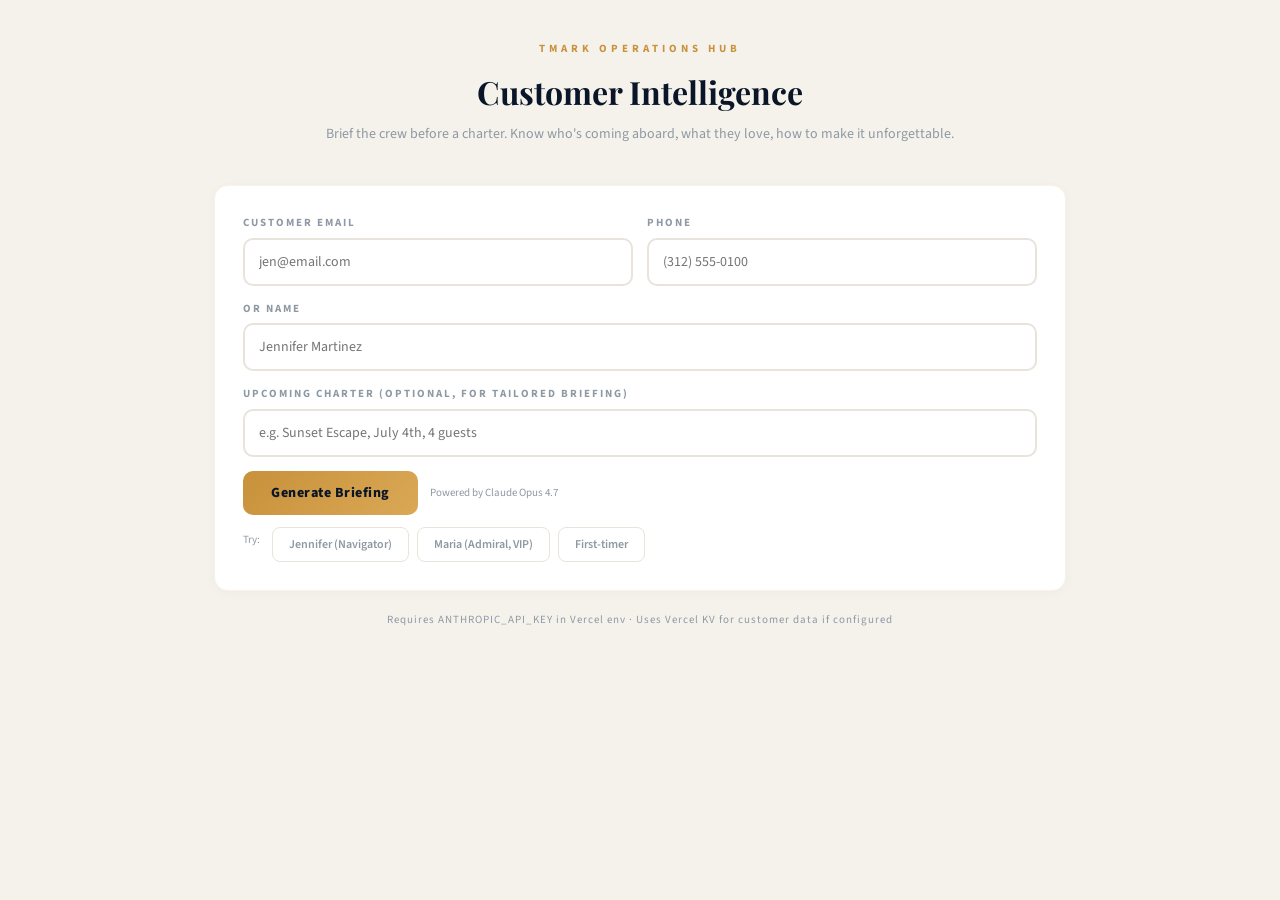
<file: customer-intel.html>
<!DOCTYPE html>
<html lang="en">
<head>
<meta charset="UTF-8">
<meta name="viewport" content="width=device-width, initial-scale=1.0">
<title>TMarK | Customer Intelligence</title>
<link href="https://fonts.googleapis.com/css2?family=Playfair+Display:wght@400;700;800&family=Source+Sans+3:wght@400;600;700;800&display=swap" rel="stylesheet">
<style>
:root{--navy:#0a1628;--navy-2:#1a2d4a;--gold:#c8913a;--gold-2:#daa856;--bg:#f5f2ec;--fg:#1a2a3a;--muted:#8e99a4;--line:#e8e4dc;}
*{margin:0;padding:0;box-sizing:border-box}
body{font-family:'Source Sans 3',system-ui,sans-serif;color:var(--fg);background:var(--bg);min-height:100vh;line-height:1.6}
.wrap{max-width:900px;margin:0 auto;padding:40px 24px}
.head{text-align:center;margin-bottom:40px}
.kicker{font-size:11px;letter-spacing:4px;text-transform:uppercase;color:var(--gold);font-weight:700;margin-bottom:8px}
.title{font-family:'Playfair Display',serif;font-size:32px;font-weight:700;color:var(--navy)}
.sub{color:var(--muted);font-size:14px;margin-top:6px}
.card{background:#fff;border-radius:14px;padding:28px;border:1px solid rgba(200,145,58,0.12);box-shadow:0 2px 12px rgba(0,0,0,0.03);margin-bottom:20px}
.form{display:grid;grid-template-columns:1fr 1fr;gap:14px;margin-bottom:14px}
.form-row-full{grid-column:1/-1}
.lbl{display:block;font-size:11px;letter-spacing:2px;text-transform:uppercase;color:var(--muted);font-weight:700;margin-bottom:6px}
.inp{width:100%;padding:12px 14px;border:2px solid var(--line);border-radius:10px;font-size:14px;font-family:inherit;outline:none;transition:border-color .2s}
.inp:focus{border-color:var(--gold)}
.btn{padding:12px 28px;background:linear-gradient(135deg,var(--gold),var(--gold-2));border:none;border-radius:10px;color:var(--navy);font-weight:800;cursor:pointer;font-family:inherit;font-size:14px;letter-spacing:0.5px;transition:all .2s}
.btn:hover{transform:translateY(-2px);box-shadow:0 8px 20px rgba(200,145,58,0.3)}
.btn:disabled{opacity:0.5;cursor:wait}
.btn-secondary{padding:8px 16px;background:transparent;border:1.5px solid var(--line);border-radius:8px;color:var(--muted);font-weight:600;cursor:pointer;font-family:inherit;font-size:12px}
.btn-secondary:hover{border-color:var(--gold);color:var(--gold)}
.sample-row{display:flex;gap:8px;margin-top:12px;flex-wrap:wrap}
.briefing{margin-top:20px;animation:slideIn .4s ease}
@keyframes slideIn{from{opacity:0;transform:translateY(12px)}to{opacity:1;transform:translateY(0)}}
.tier-badge{display:inline-block;padding:4px 14px;border-radius:20px;font-size:11px;font-weight:800;letter-spacing:1.5px;text-transform:uppercase;margin-left:8px}
.tier-Admiral{background:#c8913a;color:#fff}
.tier-Captain{background:#2e7d5b;color:#fff}
.tier-Navigator{background:#2d5a7b;color:#fff}
.tier-Explorer{background:var(--line);color:var(--muted)}
.vip-banner{padding:14px 18px;border-radius:10px;margin-bottom:18px;font-size:13px;font-weight:700}
.vip-VIP{background:linear-gradient(135deg,rgba(200,145,58,0.15),rgba(200,145,58,0.05));border-left:4px solid var(--gold);color:var(--navy)}
.vip-Regular{background:rgba(45,90,123,0.08);border-left:4px solid #2d5a7b}
.vip-First-time{background:rgba(46,125,91,0.08);border-left:4px solid #2e7d5b}
.vip-At-risk{background:rgba(192,57,43,0.08);border-left:4px solid #c0392b}
.section{margin-bottom:22px}
.section-head{display:flex;align-items:center;gap:8px;font-size:11px;letter-spacing:2.5px;text-transform:uppercase;color:var(--gold);font-weight:800;margin-bottom:10px}
.section-head::before{content:"";width:14px;height:2px;background:var(--gold)}
.list{list-style:none;padding:0}
.list li{padding:10px 14px;background:#faf8f4;border-radius:8px;margin-bottom:6px;font-size:14px;display:flex;gap:10px;align-items:flex-start}
.list li::before{content:"→";color:var(--gold);font-weight:800;flex-shrink:0}
.tone{padding:14px 18px;background:linear-gradient(135deg,var(--navy),var(--navy-2));color:#fff;border-radius:10px;font-size:13px;line-height:1.6;font-style:italic}
.tone::before{content:"🎙️  ";margin-right:4px}
.hdr-line{font-size:15px;font-weight:600;line-height:1.5;margin-bottom:4px}
.customer-stats{display:grid;grid-template-columns:repeat(4,1fr);gap:10px;margin-top:14px}
.stat{text-align:center;padding:10px;background:#faf8f4;border-radius:8px}
.stat-v{font-size:20px;font-weight:800;color:var(--gold);font-family:'Playfair Display',serif}
.stat-l{font-size:10px;letter-spacing:1.5px;text-transform:uppercase;color:var(--muted);margin-top:2px;font-weight:600}
.loading{text-align:center;padding:40px;color:var(--muted)}
.spin{display:inline-block;width:24px;height:24px;border:2px solid var(--line);border-top-color:var(--gold);border-radius:50%;animation:s 0.8s linear infinite;margin-bottom:10px}
@keyframes s{to{transform:rotate(360deg)}}
.err{padding:14px;background:rgba(192,57,43,0.08);border:1px solid rgba(192,57,43,0.3);border-radius:10px;color:#c0392b;font-size:13px;margin-top:12px}
.meta{text-align:center;margin-top:20px;font-size:11px;color:var(--muted);letter-spacing:1px}
@media(max-width:640px){.form{grid-template-columns:1fr}.customer-stats{grid-template-columns:1fr 1fr}}
</style>
</head>
<body>
<div class="wrap">
    <div class="head">
        <div class="kicker">TMarK Operations Hub</div>
        <h1 class="title">Customer Intelligence</h1>
        <p class="sub">Brief the crew before a charter. Know who's coming aboard, what they love, how to make it unforgettable.</p>
    </div>

    <div class="card">
        <div class="form">
            <div>
                <label class="lbl">Customer Email</label>
                <input class="inp" id="email" type="email" placeholder="jen@email.com">
            </div>
            <div>
                <label class="lbl">Phone</label>
                <input class="inp" id="phone" type="tel" placeholder="(312) 555-0100">
            </div>
            <div class="form-row-full">
                <label class="lbl">Or name</label>
                <input class="inp" id="name" type="text" placeholder="Jennifer Martinez">
            </div>
            <div class="form-row-full">
                <label class="lbl">Upcoming Charter (optional, for tailored briefing)</label>
                <input class="inp" id="upcoming" type="text" placeholder="e.g. Sunset Escape, July 4th, 4 guests">
            </div>
        </div>
        <div style="display:flex;align-items:center;gap:12px;flex-wrap:wrap;">
            <button class="btn" id="runBtn" onclick="runIntel()">Generate Briefing</button>
            <span style="font-size:11px;color:var(--muted);">Powered by Claude Opus 4.7</span>
        </div>
        <div class="sample-row">
            <span style="font-size:11px;color:var(--muted);margin-right:4px;line-height:26px;">Try:</span>
            <button class="btn-secondary" onclick="loadSample('jen')">Jennifer (Navigator)</button>
            <button class="btn-secondary" onclick="loadSample('maria')">Maria (Admiral, VIP)</button>
            <button class="btn-secondary" onclick="loadSample('new')">First-timer</button>
        </div>
        <div id="errBox"></div>
    </div>

    <div id="output"></div>

    <div class="meta">Requires ANTHROPIC_API_KEY in Vercel env · Uses Vercel KV for customer data if configured</div>
</div>

<script>
function loadSample(kind){
    if(kind==='jen'){document.getElementById('email').value='jen@email.com';document.getElementById('phone').value='';document.getElementById('name').value='';document.getElementById('upcoming').value='Date Night on the Water, next Saturday evening, 2 guests';}
    if(kind==='maria'){document.getElementById('email').value='maria@email.com';document.getElementById('phone').value='';document.getElementById('name').value='';document.getElementById('upcoming').value='Fireworks Front Row, July 4th, 6 guests';}
    if(kind==='new'){document.getElementById('email').value='';document.getElementById('phone').value='';document.getElementById('name').value='Alex Thompson';document.getElementById('upcoming').value='Sunset Escape, 2 guests, anniversary';}
}

async function runIntel(){
    const btn = document.getElementById('runBtn');
    const email = document.getElementById('email').value.trim();
    const phone = document.getElementById('phone').value.trim();
    const name = document.getElementById('name').value.trim();
    const upcoming = document.getElementById('upcoming').value.trim();
    const errBox = document.getElementById('errBox');
    const out = document.getElementById('output');

    errBox.innerHTML = '';
    if(!email && !phone && !name){
        errBox.innerHTML = '<div class="err">Provide an email, phone, or name.</div>';
        return;
    }

    btn.disabled = true;
    btn.textContent = 'Analyzing...';
    out.innerHTML = '<div class="card loading"><div class="spin"></div><div>Claude Opus 4.7 is reviewing customer history...</div></div>';

    // Allow admin key override via URL param
    const params = new URLSearchParams(window.location.search);
    const adminKey = params.get('key') || 'tmark2026';

    try {
        const res = await fetch('/api/customer-intel', {
            method: 'POST',
            headers: {'Content-Type':'application/json','X-Admin-Key':adminKey},
            body: JSON.stringify({
                email, phone, name,
                upcomingBooking: upcoming ? { experience: upcoming, date: '', time: '', guests: '', notes: '' } : null,
                adminKey
            })
        });
        const data = await res.json();

        if(!res.ok){
            out.innerHTML = '';
            errBox.innerHTML = '<div class="err"><strong>'+(data.error||'Error')+'</strong>'+(data.hint?'<br><small>'+data.hint+'</small>':'')+'</div>';
            return;
        }
        renderBriefing(data);
    } catch(e) {
        out.innerHTML = '';
        errBox.innerHTML = '<div class="err">Request failed: '+e.message+'</div>';
    } finally {
        btn.disabled = false;
        btn.textContent = 'Generate Briefing';
    }
}

function renderBriefing(data){
    const c = data.customer || {};
    const b = data.briefing || {};
    const vipClass = 'vip-' + (b.vipStatus || 'Regular').replace(/\s/g,'-');
    const tierClass = 'tier-' + (c.tier || 'Explorer');

    let html = '<div class="briefing">';

    // Customer header card
    html += '<div class="card">';
    html += '<div style="display:flex;align-items:center;justify-content:space-between;flex-wrap:wrap;gap:8px;">';
    html += '<h2 style="font-family:\'Playfair Display\',serif;font-size:22px;font-weight:700;">'+escape(c.name||'Unknown Guest')+'</h2>';
    html += '<span class="tier-badge '+tierClass+'">'+escape(c.tier||'Explorer')+'</span>';
    html += '</div>';
    html += '<div style="font-size:12px;color:var(--muted);margin-top:4px;">'+escape(c.email||'')+(c.phone?' · '+escape(c.phone):'')+'</div>';
    html += '<div class="customer-stats">';
    html += '<div class="stat"><div class="stat-v">'+(c.bookings||0)+'</div><div class="stat-l">Bookings</div></div>';
    html += '<div class="stat"><div class="stat-v">$'+(c.totalRevenue||0).toLocaleString()+'</div><div class="stat-l">Lifetime</div></div>';
    html += '<div class="stat"><div class="stat-v" style="font-size:14px;text-transform:uppercase;letter-spacing:1px;">'+escape(c.preferences?.favoriteExperience||'--')+'</div><div class="stat-l">Favorite</div></div>';
    html += '<div class="stat"><div class="stat-v" style="font-size:14px;text-transform:uppercase;letter-spacing:1px;">'+escape(c.lastBooking||'--')+'</div><div class="stat-l">Last Booking</div></div>';
    html += '</div>';
    html += '</div>';

    // Briefing card
    html += '<div class="card">';
    html += '<div class="vip-banner '+vipClass+'">'+escape(b.vipStatus||'Regular')+' · '+escape(b.headline||'')+'</div>';

    if(b.keyInsights?.length){
        html += '<div class="section"><div class="section-head">Key Insights</div><ul class="list">';
        b.keyInsights.forEach(function(i){html += '<li>'+escape(i)+'</li>';});
        html += '</ul></div>';
    }

    if(b.personalTouches?.length){
        html += '<div class="section"><div class="section-head">Personal Touches</div><ul class="list">';
        b.personalTouches.forEach(function(i){html += '<li>'+escape(i)+'</li>';});
        html += '</ul></div>';
    }

    if(b.upsellOpportunities?.length){
        html += '<div class="section"><div class="section-head">Upsell Opportunities</div><ul class="list">';
        b.upsellOpportunities.forEach(function(i){html += '<li>'+escape(i)+'</li>';});
        html += '</ul></div>';
    }

    if(b.risksOrNotes?.length){
        html += '<div class="section"><div class="section-head">Watch Out For</div><ul class="list">';
        b.risksOrNotes.forEach(function(i){html += '<li>'+escape(i)+'</li>';});
        html += '</ul></div>';
    }

    if(b.tone){
        html += '<div class="section"><div class="section-head">Tone & Greeting</div>';
        html += '<div class="tone">'+escape(b.tone)+'</div></div>';
    }

    html += '<div style="font-size:10px;color:var(--muted);text-align:right;margin-top:8px;">Generated '+new Date(data.generatedAt).toLocaleString()+' · '+escape(data.model||'claude-opus-4-7')+'</div>';
    html += '</div>';

    html += '</div>';

    document.getElementById('output').innerHTML = html;
}

function escape(s){
    if(s==null) return '';
    return String(s).replace(/[&<>"']/g, function(c){return {'&':'&amp;','<':'&lt;','>':'&gt;','"':'&quot;',"'":'&#39;'}[c];});
}
</script>
</body>
</html>
</file>
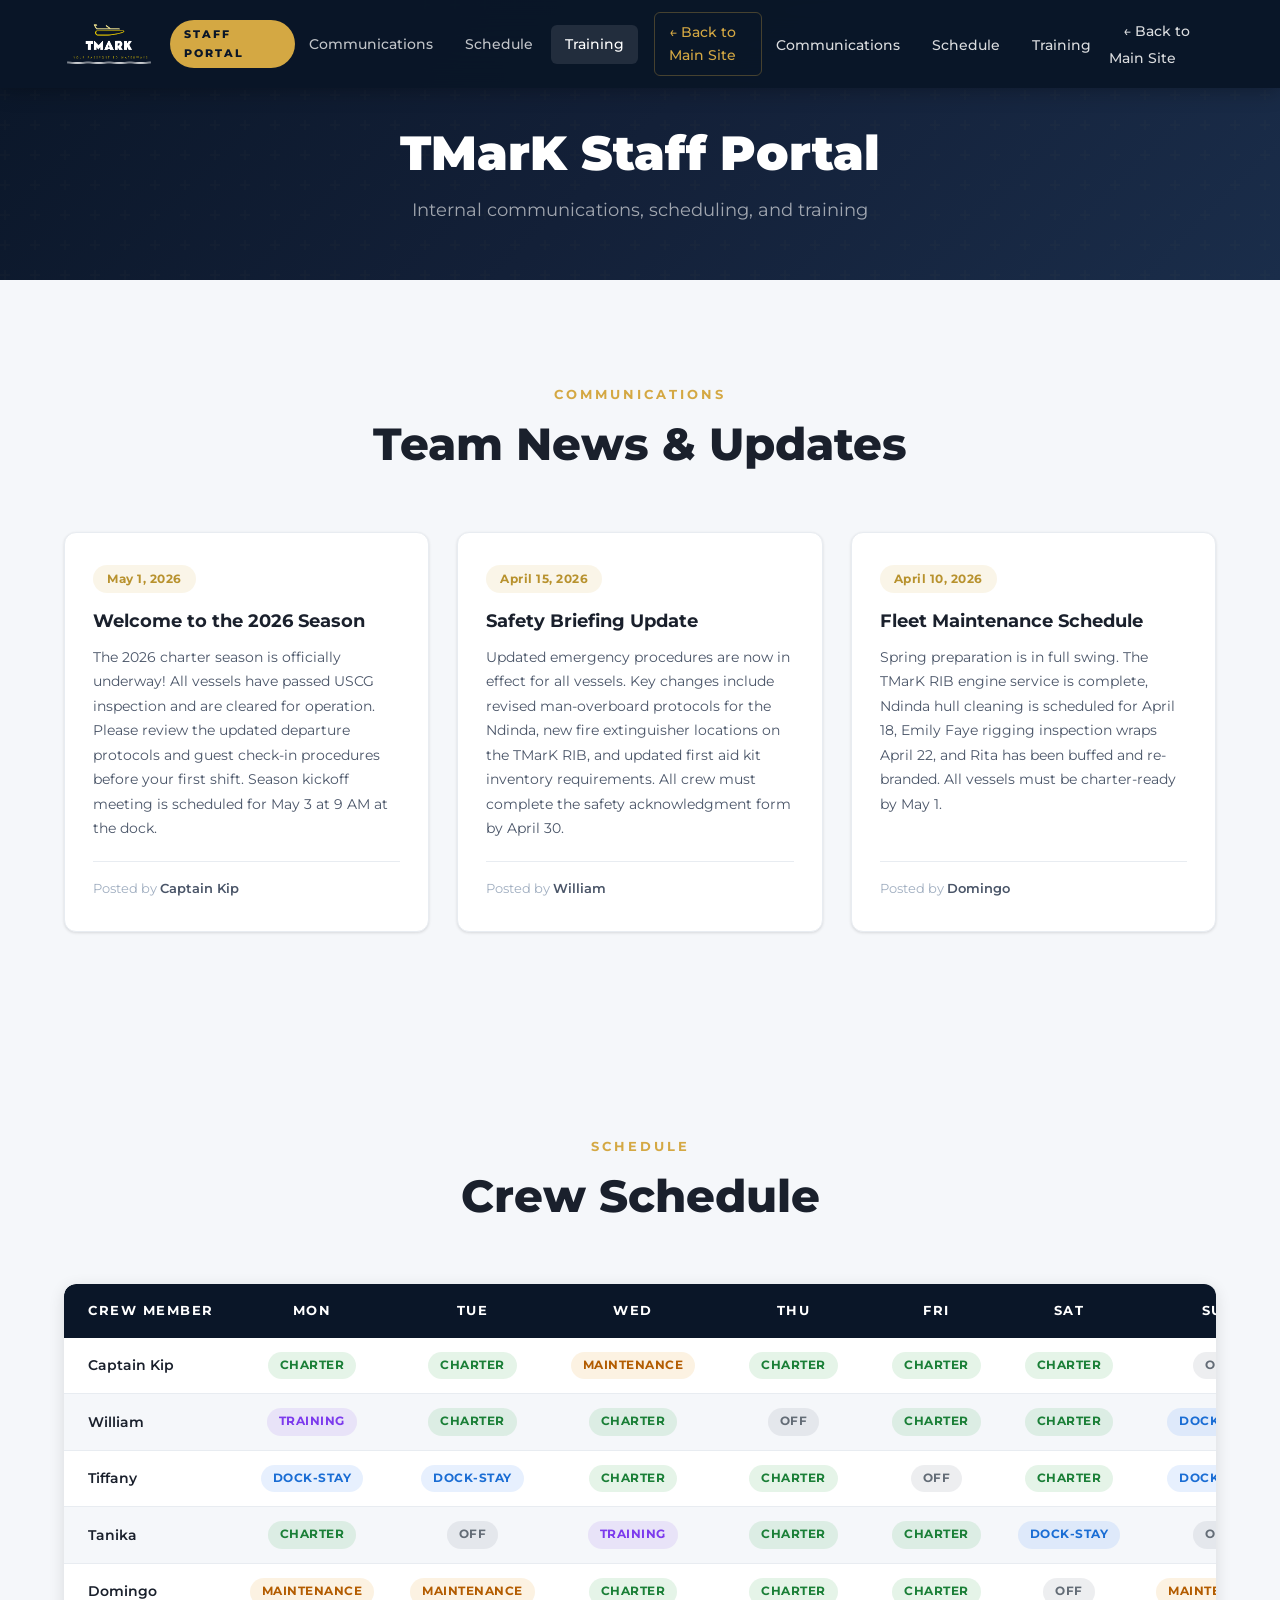
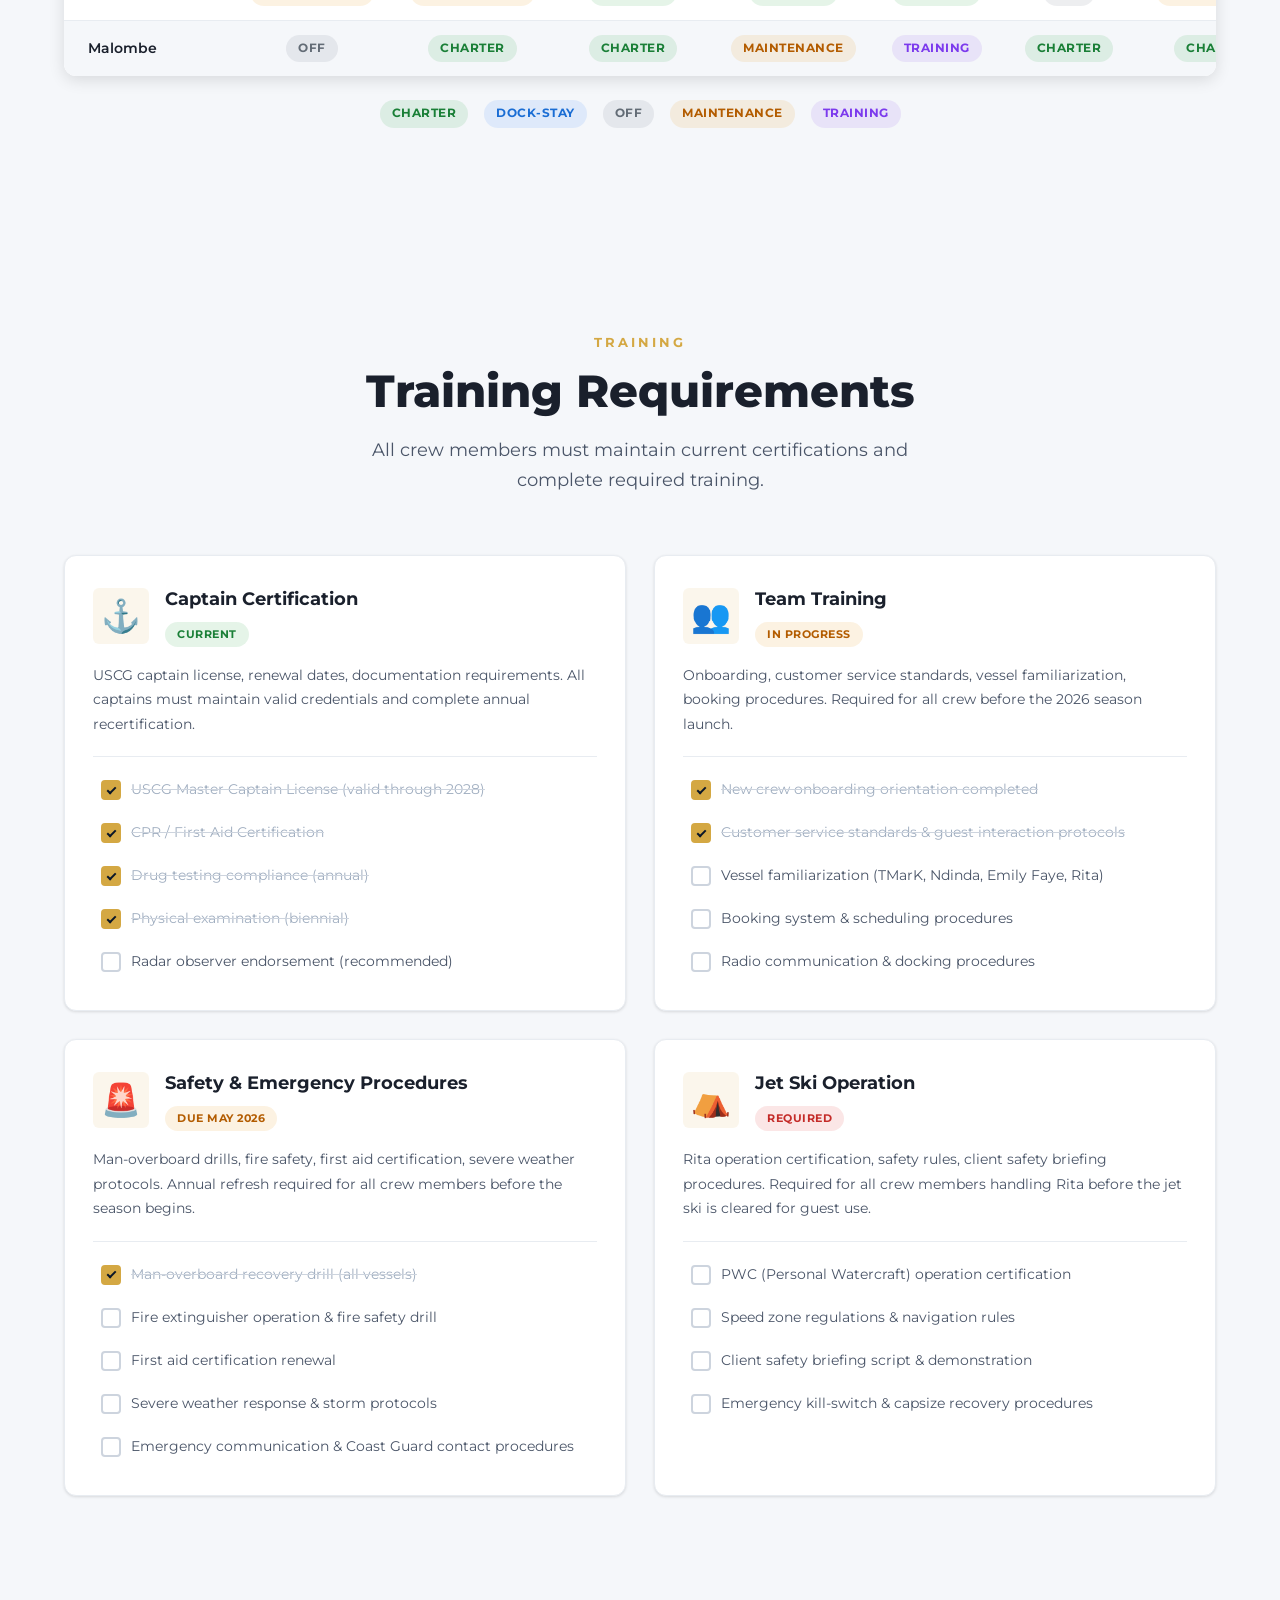
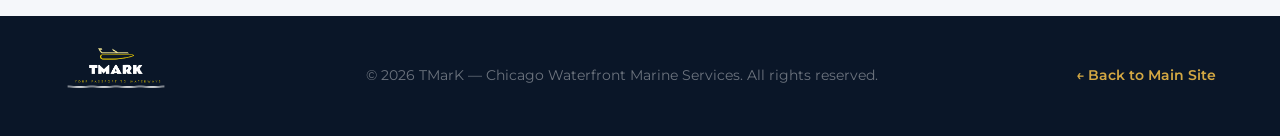
<file: staff.html>
<!DOCTYPE html>
<html lang="en">
<head>
    <meta charset="UTF-8">
    <meta name="viewport" content="width=device-width, initial-scale=1.0">
    <title>TMarK | Staff Portal - Internal Communications & Scheduling</title>
    <meta name="description" content="TMarK Staff Portal - Internal crew communications, scheduling, and training requirements for the TMarK team.">
    <meta name="robots" content="noindex, nofollow">
    <link rel="stylesheet" href="css/style.css">
    <link rel="stylesheet" href="css/staff.css">
    <link rel="preconnect" href="https://fonts.googleapis.com">
    <link rel="preconnect" href="https://fonts.gstatic.com" crossorigin>
    <link href="https://fonts.googleapis.com/css2?family=Montserrat:wght@400;500;600;700;800;900&family=Playfair+Display:wght@400;500;600;700&display=swap" rel="stylesheet">
</head>
<body class="staff-page">
    <!-- Staff Navigation -->
    <nav class="staff-navbar" id="navbar">
        <div class="container nav-container">
            <div class="staff-nav-left">
                <a href="index.html" class="nav-logo">
                    <img src="images/logo-no-background.png" alt="TMarK Logo" class="nav-logo-img">
                </a>
                <span class="staff-badge">Staff Portal</span>
            </div>
            <div class="staff-nav-right">
                <a href="#comms" class="staff-nav-link active">Communications</a>
                <a href="#schedule" class="staff-nav-link">Schedule</a>
                <a href="#training" class="staff-nav-link">Training</a>
                <a href="index.html" class="staff-nav-link staff-back-link">&larr; Back to Main Site</a>
            </div>
            <button class="nav-toggle" id="navToggle" aria-label="Toggle navigation">
                <span></span>
                <span></span>
                <span></span>
            </button>
            <ul class="nav-menu" id="navMenu">
                <li><a href="#comms" class="nav-link">Communications</a></li>
                <li><a href="#schedule" class="nav-link">Schedule</a></li>
                <li><a href="#training" class="nav-link">Training</a></li>
                <li><a href="index.html" class="nav-link">&larr; Back to Main Site</a></li>
            </ul>
        </div>
    </nav>

    <!-- Staff Hero -->
    <section class="staff-hero">
        <div class="staff-hero-overlay"></div>
        <div class="staff-hero-content">
            <h1 class="staff-hero-title">TMarK Staff Portal</h1>
            <p class="staff-hero-subtitle">Internal communications, scheduling, and training</p>
        </div>
    </section>

    <!-- Section 1: Team News & Communications -->
    <section class="section" id="comms">
        <div class="container">
            <div class="section-header">
                <span class="section-label">Communications</span>
                <h2 class="section-title">Team News & Updates</h2>
            </div>
            <div class="comms-grid">
                <!-- Announcement 1 -->
                <div class="comms-card">
                    <span class="comms-date">May 1, 2026</span>
                    <h3 class="comms-title">Welcome to the 2026 Season</h3>
                    <p class="comms-desc">The 2026 charter season is officially underway! All vessels have passed USCG inspection and are cleared for operation. Please review the updated departure protocols and guest check-in procedures before your first shift. Season kickoff meeting is scheduled for May 3 at 9 AM at the dock.</p>
                    <p class="comms-author">Posted by <strong>Captain Kip</strong></p>
                </div>
                <!-- Announcement 2 -->
                <div class="comms-card">
                    <span class="comms-date">April 15, 2026</span>
                    <h3 class="comms-title">Safety Briefing Update</h3>
                    <p class="comms-desc">Updated emergency procedures are now in effect for all vessels. Key changes include revised man-overboard protocols for the Ndinda, new fire extinguisher locations on the TMarK RIB, and updated first aid kit inventory requirements. All crew must complete the safety acknowledgment form by April 30.</p>
                    <p class="comms-author">Posted by <strong>William</strong></p>
                </div>
                <!-- Announcement 3 -->
                <div class="comms-card">
                    <span class="comms-date">April 10, 2026</span>
                    <h3 class="comms-title">Fleet Maintenance Schedule</h3>
                    <p class="comms-desc">Spring preparation is in full swing. The TMarK RIB engine service is complete, Ndinda hull cleaning is scheduled for April 18, Emily Faye rigging inspection wraps April 22, and Rita has been buffed and re-branded. All vessels must be charter-ready by May 1.</p>
                    <p class="comms-author">Posted by <strong>Domingo</strong></p>
                </div>
            </div>
        </div>
    </section>

    <!-- Section 2: Crew Schedule -->
    <section class="section" id="schedule">
        <div class="container">
            <div class="section-header">
                <span class="section-label">Schedule</span>
                <h2 class="section-title">Crew Schedule</h2>
            </div>
            <div class="schedule-container">
                <table class="schedule-table">
                    <thead>
                        <tr>
                            <th>Crew Member</th>
                            <th>Mon</th>
                            <th>Tue</th>
                            <th>Wed</th>
                            <th>Thu</th>
                            <th>Fri</th>
                            <th>Sat</th>
                            <th>Sun</th>
                        </tr>
                    </thead>
                    <tbody>
                        <tr>
                            <td class="crew-name-cell">Captain Kip</td>
                            <td><span class="status-pill charter">Charter</span></td>
                            <td><span class="status-pill charter">Charter</span></td>
                            <td><span class="status-pill maintenance">Maintenance</span></td>
                            <td><span class="status-pill charter">Charter</span></td>
                            <td><span class="status-pill charter">Charter</span></td>
                            <td><span class="status-pill charter">Charter</span></td>
                            <td><span class="status-pill off">Off</span></td>
                        </tr>
                        <tr>
                            <td class="crew-name-cell">William</td>
                            <td><span class="status-pill training">Training</span></td>
                            <td><span class="status-pill charter">Charter</span></td>
                            <td><span class="status-pill charter">Charter</span></td>
                            <td><span class="status-pill off">Off</span></td>
                            <td><span class="status-pill charter">Charter</span></td>
                            <td><span class="status-pill charter">Charter</span></td>
                            <td><span class="status-pill dockstay">Dock-Stay</span></td>
                        </tr>
                        <tr>
                            <td class="crew-name-cell">Tiffany</td>
                            <td><span class="status-pill dockstay">Dock-Stay</span></td>
                            <td><span class="status-pill dockstay">Dock-Stay</span></td>
                            <td><span class="status-pill charter">Charter</span></td>
                            <td><span class="status-pill charter">Charter</span></td>
                            <td><span class="status-pill off">Off</span></td>
                            <td><span class="status-pill charter">Charter</span></td>
                            <td><span class="status-pill dockstay">Dock-Stay</span></td>
                        </tr>
                        <tr>
                            <td class="crew-name-cell">Tanika</td>
                            <td><span class="status-pill charter">Charter</span></td>
                            <td><span class="status-pill off">Off</span></td>
                            <td><span class="status-pill training">Training</span></td>
                            <td><span class="status-pill charter">Charter</span></td>
                            <td><span class="status-pill charter">Charter</span></td>
                            <td><span class="status-pill dockstay">Dock-Stay</span></td>
                            <td><span class="status-pill off">Off</span></td>
                        </tr>
                        <tr>
                            <td class="crew-name-cell">Domingo</td>
                            <td><span class="status-pill maintenance">Maintenance</span></td>
                            <td><span class="status-pill maintenance">Maintenance</span></td>
                            <td><span class="status-pill charter">Charter</span></td>
                            <td><span class="status-pill charter">Charter</span></td>
                            <td><span class="status-pill charter">Charter</span></td>
                            <td><span class="status-pill off">Off</span></td>
                            <td><span class="status-pill maintenance">Maintenance</span></td>
                        </tr>
                        <tr>
                            <td class="crew-name-cell">Malombe</td>
                            <td><span class="status-pill off">Off</span></td>
                            <td><span class="status-pill charter">Charter</span></td>
                            <td><span class="status-pill charter">Charter</span></td>
                            <td><span class="status-pill maintenance">Maintenance</span></td>
                            <td><span class="status-pill training">Training</span></td>
                            <td><span class="status-pill charter">Charter</span></td>
                            <td><span class="status-pill charter">Charter</span></td>
                        </tr>
                    </tbody>
                </table>
            </div>
            <div class="schedule-legend">
                <span class="legend-item"><span class="status-pill charter">Charter</span></span>
                <span class="legend-item"><span class="status-pill dockstay">Dock-Stay</span></span>
                <span class="legend-item"><span class="status-pill off">Off</span></span>
                <span class="legend-item"><span class="status-pill maintenance">Maintenance</span></span>
                <span class="legend-item"><span class="status-pill training">Training</span></span>
            </div>
        </div>
    </section>

    <!-- Section 3: Training Requirements -->
    <section class="section" id="training">
        <div class="container">
            <div class="section-header">
                <span class="section-label">Training</span>
                <h2 class="section-title">Training Requirements</h2>
                <p class="section-desc">All crew members must maintain current certifications and complete required training.</p>
            </div>
            <div class="training-grid">
                <!-- Training Card 1: Captain Certification -->
                <div class="training-card">
                    <div class="training-card-header">
                        <div class="training-icon">&#9875;</div>
                        <div>
                            <h3 class="training-title">Captain Certification</h3>
                            <span class="training-status current">Current</span>
                        </div>
                    </div>
                    <p class="training-desc">USCG captain license, renewal dates, documentation requirements. All captains must maintain valid credentials and complete annual recertification.</p>
                    <ul class="training-checklist">
                        <li>
                            <label class="checklist-label">
                                <input type="checkbox" class="checklist-checkbox" checked>
                                <span class="checklist-mark"></span>
                                <span class="checklist-text">USCG Master Captain License (valid through 2028)</span>
                            </label>
                        </li>
                        <li>
                            <label class="checklist-label">
                                <input type="checkbox" class="checklist-checkbox" checked>
                                <span class="checklist-mark"></span>
                                <span class="checklist-text">CPR / First Aid Certification</span>
                            </label>
                        </li>
                        <li>
                            <label class="checklist-label">
                                <input type="checkbox" class="checklist-checkbox" checked>
                                <span class="checklist-mark"></span>
                                <span class="checklist-text">Drug testing compliance (annual)</span>
                            </label>
                        </li>
                        <li>
                            <label class="checklist-label">
                                <input type="checkbox" class="checklist-checkbox" checked>
                                <span class="checklist-mark"></span>
                                <span class="checklist-text">Physical examination (biennial)</span>
                            </label>
                        </li>
                        <li>
                            <label class="checklist-label">
                                <input type="checkbox" class="checklist-checkbox">
                                <span class="checklist-mark"></span>
                                <span class="checklist-text">Radar observer endorsement (recommended)</span>
                            </label>
                        </li>
                    </ul>
                </div>

                <!-- Training Card 2: Team Training -->
                <div class="training-card">
                    <div class="training-card-header">
                        <div class="training-icon">&#128101;</div>
                        <div>
                            <h3 class="training-title">Team Training</h3>
                            <span class="training-status in-progress">In Progress</span>
                        </div>
                    </div>
                    <p class="training-desc">Onboarding, customer service standards, vessel familiarization, booking procedures. Required for all crew before the 2026 season launch.</p>
                    <ul class="training-checklist">
                        <li>
                            <label class="checklist-label">
                                <input type="checkbox" class="checklist-checkbox" checked>
                                <span class="checklist-mark"></span>
                                <span class="checklist-text">New crew onboarding orientation completed</span>
                            </label>
                        </li>
                        <li>
                            <label class="checklist-label">
                                <input type="checkbox" class="checklist-checkbox" checked>
                                <span class="checklist-mark"></span>
                                <span class="checklist-text">Customer service standards & guest interaction protocols</span>
                            </label>
                        </li>
                        <li>
                            <label class="checklist-label">
                                <input type="checkbox" class="checklist-checkbox">
                                <span class="checklist-mark"></span>
                                <span class="checklist-text">Vessel familiarization (TMarK, Ndinda, Emily Faye, Rita)</span>
                            </label>
                        </li>
                        <li>
                            <label class="checklist-label">
                                <input type="checkbox" class="checklist-checkbox">
                                <span class="checklist-mark"></span>
                                <span class="checklist-text">Booking system & scheduling procedures</span>
                            </label>
                        </li>
                        <li>
                            <label class="checklist-label">
                                <input type="checkbox" class="checklist-checkbox">
                                <span class="checklist-mark"></span>
                                <span class="checklist-text">Radio communication & docking procedures</span>
                            </label>
                        </li>
                    </ul>
                </div>

                <!-- Training Card 3: Safety & Emergency Procedures -->
                <div class="training-card">
                    <div class="training-card-header">
                        <div class="training-icon">&#128680;</div>
                        <div>
                            <h3 class="training-title">Safety & Emergency Procedures</h3>
                            <span class="training-status due">Due May 2026</span>
                        </div>
                    </div>
                    <p class="training-desc">Man-overboard drills, fire safety, first aid certification, severe weather protocols. Annual refresh required for all crew members before the season begins.</p>
                    <ul class="training-checklist">
                        <li>
                            <label class="checklist-label">
                                <input type="checkbox" class="checklist-checkbox" checked>
                                <span class="checklist-mark"></span>
                                <span class="checklist-text">Man-overboard recovery drill (all vessels)</span>
                            </label>
                        </li>
                        <li>
                            <label class="checklist-label">
                                <input type="checkbox" class="checklist-checkbox">
                                <span class="checklist-mark"></span>
                                <span class="checklist-text">Fire extinguisher operation & fire safety drill</span>
                            </label>
                        </li>
                        <li>
                            <label class="checklist-label">
                                <input type="checkbox" class="checklist-checkbox">
                                <span class="checklist-mark"></span>
                                <span class="checklist-text">First aid certification renewal</span>
                            </label>
                        </li>
                        <li>
                            <label class="checklist-label">
                                <input type="checkbox" class="checklist-checkbox">
                                <span class="checklist-mark"></span>
                                <span class="checklist-text">Severe weather response & storm protocols</span>
                            </label>
                        </li>
                        <li>
                            <label class="checklist-label">
                                <input type="checkbox" class="checklist-checkbox">
                                <span class="checklist-mark"></span>
                                <span class="checklist-text">Emergency communication & Coast Guard contact procedures</span>
                            </label>
                        </li>
                    </ul>
                </div>

                <!-- Training Card 4: Jet Ski Operation -->
                <div class="training-card">
                    <div class="training-card-header">
                        <div class="training-icon">&#9978;</div>
                        <div>
                            <h3 class="training-title">Jet Ski Operation</h3>
                            <span class="training-status required">Required</span>
                        </div>
                    </div>
                    <p class="training-desc">Rita operation certification, safety rules, client safety briefing procedures. Required for all crew members handling Rita before the jet ski is cleared for guest use.</p>
                    <ul class="training-checklist">
                        <li>
                            <label class="checklist-label">
                                <input type="checkbox" class="checklist-checkbox">
                                <span class="checklist-mark"></span>
                                <span class="checklist-text">PWC (Personal Watercraft) operation certification</span>
                            </label>
                        </li>
                        <li>
                            <label class="checklist-label">
                                <input type="checkbox" class="checklist-checkbox">
                                <span class="checklist-mark"></span>
                                <span class="checklist-text">Speed zone regulations & navigation rules</span>
                            </label>
                        </li>
                        <li>
                            <label class="checklist-label">
                                <input type="checkbox" class="checklist-checkbox">
                                <span class="checklist-mark"></span>
                                <span class="checklist-text">Client safety briefing script & demonstration</span>
                            </label>
                        </li>
                        <li>
                            <label class="checklist-label">
                                <input type="checkbox" class="checklist-checkbox">
                                <span class="checklist-mark"></span>
                                <span class="checklist-text">Emergency kill-switch & capsize recovery procedures</span>
                            </label>
                        </li>
                    </ul>
                </div>
            </div>
        </div>
    </section>

    <!-- Simplified Staff Footer -->
    <footer class="staff-footer">
        <div class="container">
            <div class="staff-footer-content">
                <a href="index.html" class="nav-logo">
                    <img src="images/logo-no-background.png" alt="TMarK Logo" class="footer-logo-img">
                </a>
                <p class="staff-footer-copy">&copy; 2026 TMarK &mdash; Chicago Waterfront Marine Services. All rights reserved.</p>
                <a href="index.html" class="staff-footer-link">&larr; Back to Main Site</a>
            </div>
        </div>
    </footer>

    <script src="js/main.js"></script>
    <script src="js/staff.js"></script>
</body>
</html>
</file>
<file: css/style.css>
/* ============================================
   TMARK - Your Passport to Waterways
   Chicago Boat Charter Company
   ============================================ */

/* --- CSS Variables --- */
:root {
    --navy: #0a1628;
    --navy-light: #132038;
    --navy-medium: #1a2d4a;
    --gold: #d4a843;
    --gold-light: #e8c96a;
    --gold-dark: #b8922e;
    --white: #ffffff;
    --off-white: #f5f7fa;
    --gray-100: #e8ecf1;
    --gray-200: #cdd4de;
    --gray-300: #a0aabb;
    --gray-400: #6b7a90;
    --gray-500: #4a5568;
    --text-primary: #1a202c;
    --text-secondary: #4a5568;
    --text-light: #a0aec0;
    --shadow-sm: 0 1px 3px rgba(0,0,0,0.12);
    --shadow-md: 0 4px 16px rgba(0,0,0,0.12);
    --shadow-lg: 0 10px 40px rgba(0,0,0,0.15);
    --shadow-xl: 0 20px 60px rgba(0,0,0,0.2);
    --radius-sm: 6px;
    --radius-md: 12px;
    --radius-lg: 20px;
    --transition: 0.3s ease;
    --font-heading: 'Montserrat', sans-serif;
    --font-body: 'Montserrat', sans-serif;
    --font-accent: 'Playfair Display', serif;
}

/* --- Reset & Base --- */
*, *::before, *::after {
    margin: 0;
    padding: 0;
    box-sizing: border-box;
}

html {
    scroll-behavior: smooth;
    scroll-padding-top: 80px;
}

body {
    font-family: var(--font-body);
    font-size: 16px;
    line-height: 1.7;
    color: var(--text-primary);
    background: var(--white);
    overflow-x: hidden;
}

a {
    text-decoration: none;
    color: inherit;
    transition: color var(--transition);
}

ul { list-style: none; }

img {
    max-width: 100%;
    height: auto;
    display: block;
}

button {
    cursor: pointer;
    border: none;
    background: none;
    font-family: inherit;
}

input, select, textarea {
    font-family: inherit;
    font-size: inherit;
}

.container {
    width: 100%;
    max-width: 1200px;
    margin: 0 auto;
    padding: 0 24px;
}

/* --- Typography --- */
.accent {
    color: var(--gold);
}

.section-header {
    text-align: center;
    margin-bottom: 60px;
}

.section-label {
    display: inline-block;
    font-size: 0.8rem;
    font-weight: 700;
    text-transform: uppercase;
    letter-spacing: 3px;
    color: var(--gold);
    margin-bottom: 12px;
}

.section-title {
    font-family: var(--font-heading);
    font-size: clamp(1.8rem, 4vw, 2.8rem);
    font-weight: 800;
    line-height: 1.2;
    margin-bottom: 16px;
}

.section-desc {
    font-size: 1.1rem;
    color: var(--text-secondary);
    max-width: 600px;
    margin: 0 auto;
}

/* --- Buttons --- */
.btn {
    display: inline-block;
    padding: 14px 32px;
    font-size: 0.95rem;
    font-weight: 600;
    border-radius: var(--radius-sm);
    transition: all var(--transition);
    text-align: center;
    cursor: pointer;
    border: 2px solid transparent;
}

.btn-primary {
    background: var(--gold);
    color: var(--navy);
    border-color: var(--gold);
}

.btn-primary:hover {
    background: var(--gold-light);
    border-color: var(--gold-light);
    transform: translateY(-2px);
    box-shadow: 0 8px 25px rgba(212, 168, 67, 0.35);
}

.btn-outline {
    background: transparent;
    color: var(--white);
    border-color: var(--white);
}

.btn-outline:hover {
    background: var(--white);
    color: var(--navy);
    transform: translateY(-2px);
}

.btn-sm {
    padding: 8px 20px;
    font-size: 0.85rem;
    background: var(--gold);
    color: var(--navy);
    border-radius: var(--radius-sm);
    font-weight: 600;
}

.btn-sm:hover {
    background: var(--gold-light);
}

.btn-full {
    width: 100%;
}

.btn-nav {
    background: var(--gold);
    color: var(--navy) !important;
    padding: 10px 24px;
    border-radius: var(--radius-sm);
    font-weight: 700;
}

.btn-nav:hover {
    background: var(--gold-light);
}

/* --- Navigation --- */
.navbar {
    position: fixed;
    top: 0;
    left: 0;
    right: 0;
    z-index: 1000;
    padding: 16px 0;
    transition: all var(--transition);
    background: transparent;
}

.navbar.scrolled {
    background: rgba(10, 22, 40, 0.95);
    backdrop-filter: blur(20px);
    padding: 10px 0;
    box-shadow: 0 2px 20px rgba(0,0,0,0.3);
}

.nav-container {
    display: flex;
    align-items: center;
    justify-content: space-between;
}

.nav-logo {
    display: flex;
    align-items: center;
    gap: 10px;
    z-index: 1001;
}

.logo-icon {
    font-size: 1.8rem;
    color: var(--gold);
}

.logo-text {
    display: flex;
    flex-direction: column;
}

.logo-brand {
    font-size: 1.3rem;
    font-weight: 900;
    color: var(--white);
    letter-spacing: 3px;
    line-height: 1;
}

.logo-tagline {
    font-size: 0.55rem;
    color: var(--gold);
    text-transform: uppercase;
    letter-spacing: 2px;
    font-weight: 500;
}

.nav-logo-img {
    height: 50px;
    width: auto;
    transition: height var(--transition);
}

.navbar.scrolled .nav-logo-img {
    height: 40px;
}

.nav-menu {
    display: flex;
    align-items: center;
    gap: 4px;
}

.nav-link {
    color: rgba(255,255,255,0.85);
    font-size: 0.85rem;
    font-weight: 500;
    padding: 8px 14px;
    border-radius: var(--radius-sm);
    transition: all var(--transition);
}

.nav-link:hover,
.nav-link.active {
    color: var(--white);
    background: rgba(255,255,255,0.1);
}

.nav-toggle {
    display: none;
    flex-direction: column;
    gap: 5px;
    z-index: 1001;
    padding: 8px;
}

.nav-toggle span {
    display: block;
    width: 24px;
    height: 2px;
    background: var(--white);
    transition: all var(--transition);
    border-radius: 2px;
}

.nav-toggle.active span:nth-child(1) {
    transform: rotate(45deg) translate(5px, 5px);
}

.nav-toggle.active span:nth-child(2) {
    opacity: 0;
}

.nav-toggle.active span:nth-child(3) {
    transform: rotate(-45deg) translate(5px, -5px);
}

/* --- Hero Section --- */
.hero {
    position: relative;
    min-height: 100vh;
    display: flex;
    align-items: center;
    justify-content: center;
    background:
        linear-gradient(135deg, var(--navy) 0%, var(--navy-light) 50%, var(--navy-medium) 100%);
    background-size: cover;
    background-position: center;
    overflow: hidden;
}

.hero[style*="background-image"] {
    background-blend-mode: normal;
}

.hero[style*="background-image"] .hero-overlay {
    background: rgba(10, 22, 40, 0.6);
}

.hero::before {
    content: '';
    position: absolute;
    top: 0;
    left: 0;
    right: 0;
    bottom: 0;
    background:
        radial-gradient(ellipse at 20% 50%, rgba(212, 168, 67, 0.08) 0%, transparent 60%),
        radial-gradient(ellipse at 80% 20%, rgba(212, 168, 67, 0.05) 0%, transparent 50%);
}

.hero::after {
    content: '';
    position: absolute;
    bottom: 0;
    left: 0;
    right: 0;
    height: 200px;
    background: url("data:image/svg+xml,%3Csvg xmlns='http://www.w3.org/2000/svg' viewBox='0 0 1440 200'%3E%3Cpath fill='%23ffffff' d='M0,96L48,101.3C96,107,192,117,288,112C384,107,480,85,576,80C672,75,768,85,864,101.3C960,117,1056,139,1152,138.7C1248,139,1344,117,1392,106.7L1440,96L1440,200L1392,200C1344,200,1248,200,1152,200C1056,200,960,200,864,200C768,200,672,200,576,200C480,200,384,200,288,200C192,200,96,200,48,200L0,200Z'%3E%3C/path%3E%3C/svg%3E") no-repeat bottom;
    background-size: cover;
    z-index: 1;
}

.hero-overlay {
    position: absolute;
    top: 0;
    left: 0;
    right: 0;
    bottom: 0;
    background: url("data:image/svg+xml,%3Csvg width='60' height='60' viewBox='0 0 60 60' xmlns='http://www.w3.org/2000/svg'%3E%3Cg fill='none' fill-rule='evenodd'%3E%3Cg fill='%23d4a843' fill-opacity='0.03'%3E%3Cpath d='M36 34v-4h-2v4h-4v2h4v4h2v-4h4v-2h-4zm0-30V0h-2v4h-4v2h4v4h2V6h4V4h-4zM6 34v-4H4v4H0v2h4v4h2v-4h4v-2H6zM6 4V0H4v4H0v2h4v4h2V6h4V4H6z'/%3E%3C/g%3E%3C/g%3E%3C/svg%3E");
    opacity: 0.5;
}

.hero-content {
    position: relative;
    z-index: 2;
    text-align: center;
    padding: 0 24px;
    max-width: 900px;
}

.hero-company-name {
    font-size: 0.85rem;
    text-transform: uppercase;
    letter-spacing: 4px;
    color: rgba(255,255,255,0.5);
    font-weight: 500;
    margin-bottom: 16px;
}

.hero-title {
    font-family: var(--font-heading);
    font-size: clamp(2.5rem, 7vw, 5rem);
    font-weight: 900;
    line-height: 1.1;
    color: var(--white);
    margin-bottom: 24px;
}

.hero-title-line {
    display: block;
}

.hero-title-line.accent {
    color: var(--gold);
    font-family: var(--font-accent);
    font-style: italic;
    font-weight: 700;
}

.hero-subtitle {
    font-size: clamp(1rem, 2vw, 1.2rem);
    color: rgba(255,255,255,0.75);
    max-width: 650px;
    margin: 0 auto 40px;
    line-height: 1.8;
}

.hero-cta {
    display: flex;
    gap: 16px;
    justify-content: center;
    flex-wrap: wrap;
    margin-bottom: 60px;
}

.hero-stats {
    display: flex;
    gap: 48px;
    justify-content: center;
    flex-wrap: wrap;
}

.stat {
    text-align: center;
}

.stat-number {
    display: block;
    font-size: 2.5rem;
    font-weight: 900;
    color: var(--gold);
    line-height: 1;
}

.stat-suffix {
    font-size: 2rem;
    font-weight: 900;
    color: var(--gold);
}

.stat-label {
    display: block;
    font-size: 0.8rem;
    color: rgba(255,255,255,0.6);
    text-transform: uppercase;
    letter-spacing: 1px;
    margin-top: 4px;
}

.hero-scroll {
    position: absolute;
    bottom: 100px;
    left: 50%;
    transform: translateX(-50%);
    z-index: 2;
}

.scroll-indicator {
    display: flex;
    flex-direction: column;
    align-items: center;
    gap: 8px;
    color: rgba(255,255,255,0.4);
    font-size: 0.75rem;
    text-transform: uppercase;
    letter-spacing: 2px;
    transition: color var(--transition);
}

.scroll-indicator:hover {
    color: var(--gold);
}

.scroll-arrow {
    width: 20px;
    height: 20px;
    border-right: 2px solid currentColor;
    border-bottom: 2px solid currentColor;
    transform: rotate(45deg);
    animation: scrollBounce 2s infinite;
}

@keyframes scrollBounce {
    0%, 100% { transform: rotate(45deg) translate(0, 0); }
    50% { transform: rotate(45deg) translate(5px, 5px); }
}

/* --- Sections --- */
.section {
    padding: 100px 0;
}

.section-alt {
    background: var(--off-white);
}

/* --- About Section --- */
.about-grid {
    display: grid;
    grid-template-columns: 1fr 1fr;
    gap: 60px;
    align-items: center;
}

.about-lead {
    font-size: 1.2rem;
    font-weight: 500;
    color: var(--text-primary);
    margin-bottom: 16px;
    line-height: 1.8;
}

.about-content p {
    color: var(--text-secondary);
    margin-bottom: 16px;
}

.about-pillars {
    display: flex;
    align-items: center;
    justify-content: center;
    gap: 20px;
    margin-top: 32px;
    margin-bottom: 32px;
    padding: 24px;
    background: linear-gradient(135deg, var(--navy), var(--navy-medium));
    border-radius: var(--radius-md);
}

.pillar {
    display: flex;
    align-items: center;
    gap: 10px;
    color: var(--white);
}

.pillar-icon {
    font-size: 1.3rem;
}

.pillar h4 {
    font-size: 0.85rem;
    font-weight: 700;
    text-transform: uppercase;
    letter-spacing: 1px;
    color: var(--gold);
}

.pillar-divider {
    width: 1px;
    height: 30px;
    background: rgba(255,255,255,0.2);
}

.about-features {
    margin-top: 32px;
    display: flex;
    flex-direction: column;
    gap: 20px;
}

.about-feature {
    display: flex;
    align-items: flex-start;
    gap: 16px;
}

.feature-icon {
    font-size: 1.5rem;
    width: 48px;
    height: 48px;
    display: flex;
    align-items: center;
    justify-content: center;
    background: rgba(212, 168, 67, 0.1);
    border-radius: var(--radius-sm);
    flex-shrink: 0;
}

.about-feature h4 {
    font-size: 0.95rem;
    font-weight: 700;
    margin-bottom: 2px;
}

.about-feature p {
    font-size: 0.85rem;
    margin-bottom: 0 !important;
}

.about-values {
    margin-top: 24px;
    padding: 20px 24px;
    background: var(--off-white);
    border-radius: var(--radius-md);
    border-left: 4px solid var(--gold);
}

.values-title {
    font-size: 0.85rem;
    font-weight: 700;
    text-transform: uppercase;
    letter-spacing: 1px;
    color: var(--navy);
    margin-bottom: 12px;
}

.values-grid {
    display: flex;
    flex-wrap: wrap;
    gap: 10px;
}

.value-item {
    display: flex;
    align-items: center;
    gap: 6px;
    font-size: 0.85rem;
    font-weight: 600;
    color: var(--text-secondary);
    background: var(--white);
    padding: 6px 14px;
    border-radius: 50px;
    border: 1px solid var(--gray-100);
}

.value-icon {
    font-size: 0.9rem;
}

.about-img {
    width: 100%;
    height: 500px;
    object-fit: cover;
    border-radius: var(--radius-lg);
    box-shadow: var(--shadow-lg);
}

.about-image-placeholder {
    width: 100%;
    height: 500px;
    background: linear-gradient(135deg, var(--navy), var(--navy-medium));
    border-radius: var(--radius-lg);
    display: flex;
    flex-direction: column;
    align-items: center;
    justify-content: center;
    color: rgba(255,255,255,0.4);
    gap: 16px;
}

.placeholder-icon {
    font-size: 4rem;
}

.about-image-placeholder span:last-child {
    font-size: 0.85rem;
    text-transform: uppercase;
    letter-spacing: 2px;
}

/* --- Services Section --- */
.services-grid {
    display: grid;
    grid-template-columns: repeat(2, 1fr);
    gap: 30px;
}

.service-card {
    background: var(--white);
    padding: 40px 30px;
    border-radius: var(--radius-md);
    box-shadow: var(--shadow-sm);
    transition: all var(--transition);
    border: 1px solid var(--gray-100);
}

.service-card:hover {
    transform: translateY(-8px);
    box-shadow: var(--shadow-lg);
    border-color: var(--gold);
}

.service-icon {
    font-size: 2.5rem;
    margin-bottom: 20px;
}

.service-card h3 {
    font-size: 1.2rem;
    font-weight: 700;
    margin-bottom: 8px;
}

.service-price-tag {
    display: inline-block;
    font-size: 0.8rem;
    font-weight: 700;
    color: var(--gold-dark);
    background: rgba(212, 168, 67, 0.1);
    padding: 4px 12px;
    border-radius: 50px;
    margin-bottom: 12px;
}

.service-card p {
    color: var(--text-secondary);
    font-size: 0.95rem;
    margin-bottom: 20px;
    line-height: 1.7;
}

.service-featured {
    border-color: var(--gold);
    background: linear-gradient(to bottom, rgba(212, 168, 67, 0.03), var(--white));
}

.service-link {
    font-size: 0.9rem;
    font-weight: 600;
    color: var(--gold-dark);
    transition: color var(--transition);
}

.service-link:hover {
    color: var(--gold);
}

/* --- Fleet Section --- */
.fleet-filters {
    display: flex;
    justify-content: center;
    gap: 8px;
    margin-bottom: 40px;
    flex-wrap: wrap;
}

.filter-btn {
    padding: 10px 24px;
    font-size: 0.85rem;
    font-weight: 600;
    border-radius: 50px;
    border: 2px solid var(--gray-200);
    color: var(--text-secondary);
    transition: all var(--transition);
    background: var(--white);
}

.filter-btn:hover,
.filter-btn.active {
    background: var(--navy);
    color: var(--white);
    border-color: var(--navy);
}

.fleet-grid {
    display: grid;
    grid-template-columns: repeat(2, 1fr);
    gap: 30px;
}

.fleet-card {
    background: var(--white);
    border-radius: var(--radius-md);
    overflow: hidden;
    box-shadow: var(--shadow-sm);
    transition: all var(--transition);
    border: 1px solid var(--gray-100);
}

.fleet-card:hover {
    transform: translateY(-5px);
    box-shadow: var(--shadow-lg);
}

.fleet-card.hidden {
    display: none;
}

.fleet-image {
    position: relative;
    height: 200px;
}

.fleet-img {
    width: 100%;
    height: 100%;
    object-fit: cover;
}

.fleet-image-placeholder {
    width: 100%;
    height: 100%;
    background: linear-gradient(135deg, var(--navy), var(--navy-medium));
    display: flex;
    align-items: center;
    justify-content: center;
    color: rgba(255,255,255,0.3);
    font-size: 3rem;
}

.fleet-badge {
    position: absolute;
    top: 12px;
    right: 12px;
    background: var(--gold);
    color: var(--navy);
    padding: 4px 14px;
    font-size: 0.75rem;
    font-weight: 700;
    border-radius: 50px;
    text-transform: uppercase;
    letter-spacing: 1px;
}

.fleet-info {
    padding: 24px;
}

.fleet-info h3 {
    font-size: 1.15rem;
    font-weight: 700;
    margin-bottom: 4px;
}

.fleet-type {
    font-size: 0.85rem;
    color: var(--gold-dark);
    font-weight: 500;
    margin-bottom: 12px;
}

.fleet-specs {
    display: flex;
    flex-wrap: wrap;
    gap: 12px;
    margin-bottom: 12px;
    font-size: 0.8rem;
    color: var(--text-secondary);
}

.fleet-desc {
    font-size: 0.9rem;
    color: var(--text-secondary);
    margin-bottom: 16px;
    line-height: 1.6;
}

.fleet-price {
    display: flex;
    align-items: center;
    justify-content: space-between;
    padding-top: 16px;
    border-top: 1px solid var(--gray-100);
}

.price {
    font-size: 1.2rem;
    font-weight: 800;
    color: var(--navy);
}

.price small {
    font-size: 0.8rem;
    font-weight: 500;
    color: var(--text-secondary);
}

.price-note {
    font-size: 0.75rem;
    color: var(--text-light);
    font-weight: 500;
}

.price-alt {
    font-size: 0.9rem;
    color: var(--gold-dark);
    font-weight: 700;
}

.price-alt small {
    font-size: 0.75rem;
    font-weight: 500;
    color: var(--text-secondary);
}

.fleet-price {
    flex-wrap: wrap;
    gap: 4px;
}

/* --- Gallery Section --- */
.gallery-grid {
    display: grid;
    grid-template-columns: repeat(4, 1fr);
    grid-auto-rows: 200px;
    gap: 16px;
}

.gallery-item {
    border-radius: var(--radius-md);
    overflow: hidden;
    cursor: pointer;
    transition: transform var(--transition);
}

.gallery-item:hover {
    transform: scale(1.02);
}

.gallery-item img {
    width: 100%;
    height: 100%;
    object-fit: cover;
}

.gallery-item.gallery-large {
    grid-column: span 2;
}

.gallery-item.gallery-tall {
    grid-row: span 2;
}

.gallery-placeholder {
    width: 100%;
    height: 100%;
    background: linear-gradient(135deg, var(--navy), var(--navy-medium));
    display: flex;
    flex-direction: column;
    align-items: center;
    justify-content: center;
    gap: 8px;
    color: rgba(255,255,255,0.4);
    transition: background var(--transition);
}

.gallery-item:hover .gallery-placeholder {
    background: linear-gradient(135deg, var(--navy-medium), var(--navy));
}

.gallery-placeholder span {
    font-size: 2.5rem;
}

.gallery-placeholder p {
    font-size: 0.75rem;
    text-transform: uppercase;
    letter-spacing: 2px;
}

/* --- Testimonials Section --- */
.testimonials-slider {
    max-width: 900px;
    margin: 0 auto;
    overflow: hidden;
}

.testimonials-track {
    display: flex;
    transition: transform 0.5s ease;
}

.testimonial-card {
    min-width: 100%;
    padding: 48px;
    background: var(--white);
    border-radius: var(--radius-lg);
    box-shadow: var(--shadow-md);
    border: 1px solid var(--gray-100);
}

.testimonial-stars {
    color: var(--gold);
    font-size: 1.2rem;
    margin-bottom: 20px;
    letter-spacing: 4px;
}

.testimonial-text {
    font-size: 1.1rem;
    line-height: 1.8;
    color: var(--text-secondary);
    margin-bottom: 28px;
    font-style: italic;
}

.testimonial-author {
    display: flex;
    align-items: center;
    gap: 14px;
}

.author-avatar {
    width: 48px;
    height: 48px;
    border-radius: 50%;
    background: var(--navy);
    color: var(--gold);
    display: flex;
    align-items: center;
    justify-content: center;
    font-weight: 700;
    font-size: 0.9rem;
}

.testimonial-author strong {
    display: block;
    font-size: 0.95rem;
}

.testimonial-author span {
    font-size: 0.8rem;
    color: var(--text-light);
}

.testimonials-nav {
    display: flex;
    align-items: center;
    justify-content: center;
    gap: 20px;
    margin-top: 32px;
}

.testimonial-prev,
.testimonial-next {
    width: 44px;
    height: 44px;
    border-radius: 50%;
    border: 2px solid var(--gray-200);
    display: flex;
    align-items: center;
    justify-content: center;
    font-size: 1.1rem;
    color: var(--text-secondary);
    transition: all var(--transition);
}

.testimonial-prev:hover,
.testimonial-next:hover {
    background: var(--navy);
    border-color: var(--navy);
    color: var(--white);
}

.testimonial-dots {
    display: flex;
    gap: 8px;
}

.testimonial-dot {
    width: 10px;
    height: 10px;
    border-radius: 50%;
    background: var(--gray-200);
    border: none;
    cursor: pointer;
    transition: all var(--transition);
}

.testimonial-dot.active {
    background: var(--gold);
    width: 28px;
    border-radius: 5px;
}

/* --- Pricing Section --- */
.pricing-grid {
    display: grid;
    grid-template-columns: repeat(3, 1fr);
    gap: 30px;
    align-items: stretch;
}

.pricing-grid-4 {
    grid-template-columns: repeat(4, 1fr);
    gap: 20px;
}

.pricing-grid-4 .pricing-card.featured {
    transform: scale(1.02);
}

.pricing-grid-4 .pricing-card.featured:hover {
    transform: scale(1.02) translateY(-5px);
}

.pricing-price-alt {
    text-align: center;
    font-size: 1.1rem;
    font-weight: 700;
    color: var(--gold-dark);
    margin-top: -20px;
    margin-bottom: 24px;
    padding-bottom: 24px;
    border-bottom: 1px solid var(--gray-100);
}

.pricing-price-alt small {
    font-size: 0.85rem;
    font-weight: 500;
    color: var(--text-light);
}

.pricing-card {
    background: var(--white);
    border-radius: var(--radius-lg);
    padding: 40px 30px;
    box-shadow: var(--shadow-sm);
    border: 2px solid var(--gray-100);
    transition: all var(--transition);
    position: relative;
    display: flex;
    flex-direction: column;
}

.pricing-card:hover {
    transform: translateY(-5px);
    box-shadow: var(--shadow-lg);
}

.pricing-card.featured {
    border-color: var(--gold);
    box-shadow: var(--shadow-lg);
    transform: scale(1.05);
}

.pricing-card.featured:hover {
    transform: scale(1.05) translateY(-5px);
}

.pricing-badge {
    position: absolute;
    top: -14px;
    left: 50%;
    transform: translateX(-50%);
    background: var(--gold);
    color: var(--navy);
    padding: 6px 20px;
    font-size: 0.75rem;
    font-weight: 700;
    text-transform: uppercase;
    letter-spacing: 1px;
    border-radius: 50px;
    white-space: nowrap;
}

.pricing-header {
    text-align: center;
    margin-bottom: 24px;
}

.pricing-header h3 {
    font-size: 1.3rem;
    font-weight: 800;
    margin-bottom: 4px;
}

.pricing-header p {
    color: var(--text-light);
    font-size: 0.9rem;
}

.pricing-price {
    text-align: center;
    margin-bottom: 32px;
    padding-bottom: 32px;
    border-bottom: 1px solid var(--gray-100);
}

.currency {
    font-size: 1.4rem;
    font-weight: 700;
    color: var(--text-secondary);
    vertical-align: top;
    line-height: 1.5;
}

.amount {
    font-size: 3.5rem;
    font-weight: 900;
    color: var(--navy);
    line-height: 1;
}

.period {
    font-size: 1rem;
    color: var(--text-light);
    font-weight: 500;
}

.pricing-features {
    flex: 1;
    margin-bottom: 32px;
}

.pricing-features li {
    padding: 8px 0;
    font-size: 0.95rem;
    color: var(--text-secondary);
}

.pricing-features li.muted {
    color: var(--gray-300);
}

.pricing-card .btn-outline {
    color: var(--navy);
    border-color: var(--navy);
}

.pricing-card .btn-outline:hover {
    background: var(--navy);
    color: var(--white);
}

.pricing-note {
    text-align: center;
    margin-top: 40px;
    font-size: 0.85rem;
    color: var(--text-light);
}

/* --- Experiences Section --- */
.experience-filters {
    display: flex;
    justify-content: center;
    gap: 12px;
    margin-bottom: 40px;
    flex-wrap: wrap;
}

.exp-filter-btn {
    padding: 8px 20px;
    border: 2px solid var(--gray-200);
    border-radius: 50px;
    font-size: 0.9rem;
    font-weight: 600;
    color: var(--text-secondary);
    transition: all var(--transition);
    cursor: pointer;
    background: transparent;
}

.exp-filter-btn:hover,
.exp-filter-btn.active {
    border-color: var(--gold);
    color: var(--navy);
    background: rgba(212, 168, 67, 0.1);
}

.experiences-grid {
    display: grid;
    grid-template-columns: repeat(3, 1fr);
    gap: 24px;
}

.experience-card {
    background: var(--white);
    border-radius: var(--radius-md);
    padding: 28px 24px;
    box-shadow: var(--shadow-sm);
    border: 1px solid var(--gray-100);
    border-left: 4px solid var(--gold);
    transition: all var(--transition);
    display: flex;
    flex-direction: column;
}

.experience-card:hover {
    transform: translateY(-5px);
    box-shadow: var(--shadow-lg);
}

.experience-card.hidden {
    display: none;
}

.exp-card-header {
    display: flex;
    align-items: flex-start;
    gap: 12px;
    margin-bottom: 12px;
}

.exp-card-icon {
    font-size: 1.8rem;
    line-height: 1;
    flex-shrink: 0;
}

.exp-card-badge {
    display: inline-block;
    padding: 3px 10px;
    font-size: 0.65rem;
    font-weight: 700;
    text-transform: uppercase;
    letter-spacing: 1px;
    border-radius: 50px;
    background: var(--gold);
    color: var(--navy);
    margin-bottom: 8px;
}

.exp-card-badge.river { background: #dbeafe; color: #1e40af; }
.exp-card-badge.scenic { background: #dcfce7; color: #166534; }
.exp-card-badge.signature { background: rgba(212, 168, 67, 0.2); color: var(--gold-dark); }
.exp-card-badge.addon { background: #f3e8ff; color: #6b21a8; }

.experience-card[data-exp-category="river"] { border-left-color: #3b82f6; }
.experience-card[data-exp-category="scenic"] { border-left-color: #22c55e; }
.experience-card[data-exp-category="signature"] { border-left-color: var(--gold); }
.experience-card[data-exp-category="addon"] { border-left-color: #a855f7; }

.experience-card h3 {
    font-size: 1.1rem;
    font-weight: 700;
    margin-bottom: 6px;
    color: var(--navy);
}

.exp-card-route {
    font-size: 0.85rem;
    color: var(--gold-dark);
    font-weight: 600;
    margin-bottom: 8px;
}

.exp-card-desc {
    font-size: 0.9rem;
    color: var(--text-secondary);
    line-height: 1.5;
    margin-bottom: 16px;
    flex: 1;
}

.exp-card-details {
    display: flex;
    flex-wrap: wrap;
    gap: 8px;
    margin-bottom: 16px;
}

.exp-detail {
    font-size: 0.75rem;
    font-weight: 600;
    padding: 4px 10px;
    background: var(--off-white);
    border-radius: 50px;
    color: var(--text-secondary);
}

.exp-card-footer {
    display: flex;
    align-items: center;
    justify-content: space-between;
    padding-top: 16px;
    border-top: 1px solid var(--gray-100);
    margin-top: auto;
}

.exp-card-price {
    font-size: 1.05rem;
    font-weight: 800;
    color: var(--navy);
}

.exp-card-price small {
    font-size: 0.8rem;
    font-weight: 500;
    color: var(--text-secondary);
}

.experience-note {
    text-align: center;
    margin-top: 40px;
    padding: 16px 24px;
    background: linear-gradient(135deg, var(--navy), var(--navy-medium));
    border-radius: var(--radius-md);
    color: rgba(255,255,255,0.8);
    font-size: 0.9rem;
}

.experience-note strong {
    color: var(--gold);
}

/* --- FAQ Section --- */
.faq-list {
    max-width: 800px;
    margin: 0 auto;
}

.faq-item {
    border-bottom: 1px solid var(--gray-100);
}

.faq-question {
    width: 100%;
    display: flex;
    align-items: center;
    justify-content: space-between;
    padding: 20px 0;
    font-size: 1.05rem;
    font-weight: 600;
    color: var(--text-primary);
    text-align: left;
    transition: color var(--transition);
}

.faq-question:hover {
    color: var(--gold-dark);
}

.faq-icon {
    font-size: 1.4rem;
    color: var(--gold);
    transition: transform var(--transition);
    flex-shrink: 0;
    margin-left: 16px;
}

.faq-item.active .faq-icon {
    transform: rotate(45deg);
}

.faq-answer {
    max-height: 0;
    overflow: hidden;
    transition: max-height 0.4s ease, padding 0.4s ease;
}

.faq-item.active .faq-answer {
    max-height: 300px;
    padding-bottom: 20px;
}

.faq-answer p {
    color: var(--text-secondary);
    font-size: 0.95rem;
    line-height: 1.8;
}

/* --- Crew Section --- */
.crew-grid {
    display: grid;
    grid-template-columns: repeat(3, 1fr);
    gap: 24px;
}

.crew-card {
    background: var(--white);
    padding: 32px 24px;
    border-radius: var(--radius-md);
    text-align: center;
    box-shadow: var(--shadow-sm);
    border: 1px solid var(--gray-100);
    transition: all var(--transition);
}

.crew-card:hover {
    transform: translateY(-4px);
    box-shadow: var(--shadow-md);
}

.crew-captain {
    border-color: var(--gold);
    background: linear-gradient(to bottom, rgba(212, 168, 67, 0.05), var(--white));
    grid-column: span 3;
    max-width: 500px;
    margin: 0 auto;
}

.crew-avatar {
    width: 64px;
    height: 64px;
    border-radius: 50%;
    background: var(--navy);
    color: var(--gold);
    display: flex;
    align-items: center;
    justify-content: center;
    font-weight: 800;
    font-size: 1.1rem;
    margin: 0 auto 16px;
}

.crew-captain .crew-avatar {
    width: 80px;
    height: 80px;
    font-size: 1.3rem;
    background: var(--gold);
    color: var(--navy);
}

.crew-card h3 {
    font-size: 1rem;
    font-weight: 700;
    margin-bottom: 4px;
}

.crew-role {
    font-size: 0.8rem;
    font-weight: 600;
    color: var(--gold-dark);
    text-transform: uppercase;
    letter-spacing: 1px;
    margin-bottom: 10px;
}

.crew-desc {
    font-size: 0.85rem;
    color: var(--text-secondary);
    line-height: 1.6;
}

/* --- Booking Section --- */
.booking-container {
    max-width: 800px;
    margin: 0 auto;
}

.booking-form {
    background: var(--white);
    padding: 48px;
    border-radius: var(--radius-lg);
    box-shadow: var(--shadow-md);
    border: 1px solid var(--gray-100);
}

.form-row {
    display: grid;
    grid-template-columns: 1fr 1fr;
    gap: 20px;
    margin-bottom: 20px;
}

.form-group {
    display: flex;
    flex-direction: column;
}

.form-group.full-width {
    margin-bottom: 24px;
}

.form-group label {
    font-size: 0.85rem;
    font-weight: 600;
    color: var(--text-primary);
    margin-bottom: 6px;
}

.form-group input,
.form-group select,
.form-group textarea {
    padding: 12px 16px;
    border: 2px solid var(--gray-100);
    border-radius: var(--radius-sm);
    font-size: 0.95rem;
    color: var(--text-primary);
    transition: border-color var(--transition);
    background: var(--white);
}

.form-group input:focus,
.form-group select:focus,
.form-group textarea:focus {
    outline: none;
    border-color: var(--gold);
}

.form-group textarea {
    resize: vertical;
}

.booking-success {
    text-align: center;
    padding: 60px 40px;
    background: var(--white);
    border-radius: var(--radius-lg);
    box-shadow: var(--shadow-md);
}

.success-icon {
    width: 80px;
    height: 80px;
    border-radius: 50%;
    background: var(--gold);
    color: var(--navy);
    font-size: 2rem;
    font-weight: 900;
    display: flex;
    align-items: center;
    justify-content: center;
    margin: 0 auto 24px;
}

.booking-success h3 {
    font-size: 1.5rem;
    margin-bottom: 12px;
}

.booking-success p {
    color: var(--text-secondary);
    margin-bottom: 24px;
    max-width: 400px;
    margin-left: auto;
    margin-right: auto;
}

.booking-success .btn-outline {
    color: var(--navy);
    border-color: var(--navy);
}

.booking-success .btn-outline:hover {
    background: var(--navy);
    color: var(--white);
}

/* --- Contact Section --- */
.contact-grid {
    display: grid;
    grid-template-columns: 1fr 1fr;
    gap: 40px;
    margin-bottom: 48px;
}

.contact-info {
    display: grid;
    grid-template-columns: 1fr 1fr;
    gap: 20px;
}

.contact-card {
    background: var(--white);
    padding: 28px;
    border-radius: var(--radius-md);
    box-shadow: var(--shadow-sm);
    border: 1px solid var(--gray-100);
    transition: all var(--transition);
}

.contact-card:hover {
    transform: translateY(-3px);
    box-shadow: var(--shadow-md);
}

.contact-icon {
    font-size: 1.5rem;
    margin-bottom: 12px;
}

.contact-card h4 {
    font-size: 0.95rem;
    font-weight: 700;
    margin-bottom: 6px;
}

.contact-card p {
    font-size: 0.9rem;
    color: var(--text-secondary);
    line-height: 1.6;
}

.contact-card a {
    color: var(--gold-dark);
}

.contact-card a:hover {
    color: var(--gold);
}

.map-placeholder {
    width: 100%;
    height: 100%;
    min-height: 300px;
    background: linear-gradient(135deg, var(--navy), var(--navy-medium));
    border-radius: var(--radius-lg);
    display: flex;
    flex-direction: column;
    align-items: center;
    justify-content: center;
    gap: 10px;
    color: rgba(255,255,255,0.4);
}

.map-placeholder span {
    font-size: 3rem;
}

.map-placeholder p {
    font-size: 0.85rem;
    text-transform: uppercase;
    letter-spacing: 2px;
}

.map-note {
    font-size: 0.7rem !important;
    opacity: 0.5;
}

.contact-social {
    text-align: center;
}

.contact-social h4 {
    font-size: 1rem;
    font-weight: 700;
    margin-bottom: 16px;
}

.social-links {
    display: flex;
    justify-content: center;
    gap: 16px;
    flex-wrap: wrap;
}

.social-link {
    padding: 10px 24px;
    border: 2px solid var(--gray-200);
    border-radius: 50px;
    font-size: 0.85rem;
    font-weight: 600;
    color: var(--text-secondary);
    transition: all var(--transition);
}

.social-link:hover {
    background: var(--navy);
    color: var(--white);
    border-color: var(--navy);
}

/* --- Footer --- */
.footer {
    background: var(--navy);
    color: rgba(255,255,255,0.7);
    padding: 80px 0 0;
}

.footer-grid {
    display: grid;
    grid-template-columns: 2fr 1fr 1fr 1fr;
    gap: 40px;
    padding-bottom: 60px;
    border-bottom: 1px solid rgba(255,255,255,0.1);
}

.footer-logo {
    display: flex;
    align-items: center;
    gap: 10px;
    margin-bottom: 20px;
}

.footer-logo-img {
    height: 60px;
    width: auto;
    margin-bottom: 16px;
}

.footer-brand p {
    font-size: 0.9rem;
    line-height: 1.7;
    color: rgba(255,255,255,0.5);
}

.footer-links h4 {
    color: var(--white);
    font-size: 0.95rem;
    font-weight: 700;
    margin-bottom: 20px;
}

.footer-links li {
    margin-bottom: 10px;
}

.footer-links a {
    color: rgba(255,255,255,0.5);
    font-size: 0.9rem;
    transition: color var(--transition);
}

.footer-links a:hover {
    color: var(--gold);
}

.footer-bottom {
    display: flex;
    align-items: center;
    justify-content: space-between;
    padding: 24px 0;
    font-size: 0.85rem;
    color: rgba(255,255,255,0.4);
}

.footer-legal {
    display: flex;
    gap: 24px;
}

.footer-legal a {
    color: rgba(255,255,255,0.4);
}

.footer-legal a:hover {
    color: var(--gold);
}

.staff-portal-link {
    opacity: 0.4;
    font-size: 0.75rem;
}

.staff-portal-link:hover {
    opacity: 1;
}

/* --- Back to Top --- */
.back-to-top {
    position: fixed;
    bottom: 32px;
    right: 32px;
    width: 48px;
    height: 48px;
    border-radius: 50%;
    background: var(--navy);
    color: var(--gold);
    font-size: 1.2rem;
    display: flex;
    align-items: center;
    justify-content: center;
    box-shadow: var(--shadow-lg);
    opacity: 0;
    visibility: hidden;
    transition: all var(--transition);
    z-index: 999;
    border: 2px solid var(--gold);
}

.back-to-top.visible {
    opacity: 1;
    visibility: visible;
}

.back-to-top:hover {
    background: var(--gold);
    color: var(--navy);
    transform: translateY(-3px);
}

/* --- Passport Section --- */
.passport {
    background: linear-gradient(135deg, var(--navy) 0%, #0d1f3c 50%, var(--navy-medium) 100%);
    color: var(--white);
    position: relative;
    overflow: hidden;
}

.passport .section-label { color: var(--gold); }
.passport .section-desc { color: rgba(255,255,255,0.6); }

.passport-hero {
    text-align: center;
    margin-bottom: 60px;
    position: relative;
}

.passport-watermark {
    position: absolute;
    top: -40px;
    left: 50%;
    transform: translateX(-50%);
    font-size: 12rem;
    color: rgba(212, 168, 67, 0.04);
    pointer-events: none;
    line-height: 1;
}

.passport-title { color: var(--white); }

.passport-desc {
    color: rgba(255,255,255,0.65);
    max-width: 600px;
    margin: 0 auto 28px;
}

.passport-start-btn { margin-top: 8px; }

/* Tier Progress */
.passport-tiers {
    display: flex;
    align-items: center;
    justify-content: center;
    gap: 0;
    margin-bottom: 48px;
    flex-wrap: wrap;
}

.passport-tier {
    display: flex;
    flex-direction: column;
    align-items: center;
    gap: 8px;
}

.tier-badge {
    width: 64px;
    height: 64px;
    border-radius: 50%;
    display: flex;
    align-items: center;
    justify-content: center;
    font-size: 1.6rem;
    border: 3px solid;
    transition: all var(--transition);
}

.tier-explorer { background: rgba(205, 127, 50, 0.15); border-color: #cd7f32; color: #cd7f32; }
.tier-navigator { background: rgba(192, 192, 192, 0.15); border-color: #c0c0c0; color: #c0c0c0; }
.tier-captain { background: rgba(212, 168, 67, 0.2); border-color: var(--gold); color: var(--gold); }
.tier-admiral { background: rgba(229, 228, 226, 0.15); border-color: #e5e4e2; color: #e5e4e2; }

.tier-name {
    font-size: 0.8rem;
    font-weight: 700;
    text-transform: uppercase;
    letter-spacing: 1px;
    color: rgba(255,255,255,0.8);
}

.tier-range {
    font-size: 0.7rem;
    color: rgba(255,255,255,0.4);
}

.tier-connector {
    width: 60px;
    height: 2px;
    background: linear-gradient(90deg, rgba(212,168,67,0.3), rgba(212,168,67,0.1));
    margin: 0 12px;
    margin-bottom: 40px;
}

/* Passport Filters */
.passport-filters {
    display: flex;
    justify-content: center;
    gap: 10px;
    margin-bottom: 40px;
    flex-wrap: wrap;
}

.passport-filters .exp-filter-btn {
    border-color: rgba(255,255,255,0.2);
    color: rgba(255,255,255,0.7);
    background: transparent;
}

.passport-filters .exp-filter-btn:hover,
.passport-filters .exp-filter-btn.active {
    border-color: var(--gold);
    color: var(--gold);
    background: rgba(212, 168, 67, 0.1);
}

/* Stamps Grid */
.passport-grid {
    display: grid;
    grid-template-columns: repeat(4, 1fr);
    gap: 24px;
    margin-bottom: 60px;
}

.passport-stamp {
    background: rgba(255,255,255,0.05);
    border: 2px dashed rgba(212, 168, 67, 0.35);
    border-radius: 50% / 40%;
    padding: 32px 20px 24px;
    text-align: center;
    transition: all 0.4s ease;
    position: relative;
    display: flex;
    flex-direction: column;
    align-items: center;
}

.passport-stamp:hover {
    background: rgba(212, 168, 67, 0.1);
    border-color: var(--gold);
    transform: rotate(-2deg) scale(1.03);
    box-shadow: 0 8px 30px rgba(212, 168, 67, 0.2);
}

.passport-stamp.hidden { display: none; }

.passport-stamp-featured {
    border-color: var(--gold);
    background: rgba(212, 168, 67, 0.08);
    box-shadow: 0 0 20px rgba(212, 168, 67, 0.15);
}

.passport-stamp-badge {
    position: absolute;
    top: 12px;
    left: 50%;
    transform: translateX(-50%);
    font-size: 0.6rem;
    font-weight: 700;
    text-transform: uppercase;
    letter-spacing: 1px;
    padding: 2px 10px;
    border-radius: 50px;
}

.passport-stamp-badge.river { background: #3b82f6; color: #fff; }
.passport-stamp-badge.scenic { background: #22c55e; color: #fff; }
.passport-stamp-badge.signature { background: var(--gold); color: var(--navy); }
.passport-stamp-badge.harbor { background: #1e3a5f; color: #a8c8e8; border: 1px solid #2d5a8e; }
.passport-stamp-badge.special { background: #f97316; color: #fff; }

.passport-stamp-icon {
    font-size: 2.5rem;
    margin: 20px 0 12px;
    line-height: 1;
}

.passport-stamp h4 {
    font-size: 0.9rem;
    font-weight: 700;
    color: var(--white);
    margin-bottom: 6px;
    line-height: 1.3;
}

.passport-stamp-tagline {
    font-size: 0.75rem;
    color: rgba(255,255,255,0.5);
    margin-bottom: 16px;
    line-height: 1.4;
    flex: 1;
}

.passport-stamp .btn-sm {
    font-size: 0.75rem;
    padding: 6px 16px;
}

/* Rewards Cards */
.passport-rewards {
    display: grid;
    grid-template-columns: repeat(4, 1fr);
    gap: 20px;
    margin-bottom: 60px;
}

.passport-reward-card {
    background: rgba(255,255,255,0.06);
    border: 1px solid rgba(255,255,255,0.1);
    border-radius: var(--radius-md);
    padding: 32px 20px;
    text-align: center;
    transition: all var(--transition);
}

.passport-reward-card:hover {
    background: rgba(255,255,255,0.1);
    transform: translateY(-4px);
    border-color: rgba(212, 168, 67, 0.3);
}

.reward-icon {
    width: 56px;
    height: 56px;
    border-radius: 50%;
    display: flex;
    align-items: center;
    justify-content: center;
    font-size: 1.4rem;
    margin: 0 auto 16px;
    border: 2px solid;
}

.passport-reward-card h4 {
    font-size: 1rem;
    font-weight: 700;
    color: var(--white);
    margin-bottom: 4px;
}

.reward-stamps {
    font-size: 0.75rem;
    color: var(--gold);
    font-weight: 600;
    margin-bottom: 10px;
}

.reward-desc {
    font-size: 0.85rem;
    color: rgba(255,255,255,0.6);
    line-height: 1.5;
}

/* Passport CTA */
.passport-cta {
    text-align: center;
    padding: 48px 32px;
    background: linear-gradient(135deg, var(--gold-dark), var(--gold), var(--gold-light));
    border-radius: var(--radius-lg);
}

.passport-cta h3 {
    font-size: 1.5rem;
    font-weight: 800;
    color: var(--navy);
    margin-bottom: 8px;
}

.passport-cta p {
    color: rgba(10, 22, 40, 0.7);
    font-size: 0.95rem;
    margin-bottom: 24px;
    max-width: 500px;
    margin-left: auto;
    margin-right: auto;
}

.passport-cta-fields {
    display: flex;
    gap: 12px;
    justify-content: center;
    max-width: 480px;
    margin: 0 auto;
}

.passport-cta-fields input {
    flex: 1;
    padding: 14px 20px;
    border: 2px solid rgba(10, 22, 40, 0.2);
    border-radius: var(--radius-sm);
    font-size: 0.95rem;
    background: rgba(255,255,255,0.9);
    color: var(--navy);
}

.passport-cta-fields input:focus {
    outline: none;
    border-color: var(--navy);
    background: var(--white);
}

.passport-cta-fields .btn-primary {
    white-space: nowrap;
    background: var(--navy);
    color: var(--gold);
    border-color: var(--navy);
}

.passport-cta-fields .btn-primary:hover {
    background: var(--navy-light);
    box-shadow: 0 8px 25px rgba(10, 22, 40, 0.35);
}

.passport-cta-success {
    font-size: 1.1rem;
    font-weight: 700;
    color: var(--navy);
}

/* --- Animations --- */
.fade-in {
    opacity: 0;
    transform: translateY(30px);
    transition: opacity 0.6s ease, transform 0.6s ease;
}

.fade-in.visible {
    opacity: 1;
    transform: translateY(0);
}

/* --- Responsive --- */
@media (max-width: 1024px) {
    .pricing-grid,
    .pricing-grid-4 {
        grid-template-columns: repeat(2, 1fr);
    }

    .footer-grid {
        grid-template-columns: 1fr 1fr;
        gap: 30px;
    }

    .gallery-grid {
        grid-template-columns: repeat(3, 1fr);
    }

    .pricing-card.featured,
    .pricing-grid-4 .pricing-card.featured {
        transform: scale(1);
    }

    .pricing-card.featured:hover,
    .pricing-grid-4 .pricing-card.featured:hover {
        transform: translateY(-5px);
    }

    .experiences-grid {
        grid-template-columns: repeat(2, 1fr);
    }

    .passport-grid {
        grid-template-columns: repeat(3, 1fr);
    }

    .passport-rewards {
        grid-template-columns: repeat(2, 1fr);
    }
}

@media (max-width: 768px) {
    .nav-toggle {
        display: flex;
    }

    .nav-menu {
        position: fixed;
        top: 0;
        left: 0;
        right: 0;
        bottom: 0;
        background: var(--navy);
        flex-direction: column;
        justify-content: center;
        align-items: center;
        gap: 8px;
        opacity: 0;
        visibility: hidden;
        transition: all var(--transition);
    }

    .nav-menu.active {
        opacity: 1;
        visibility: visible;
    }

    .nav-link {
        font-size: 1.1rem;
        padding: 12px 24px;
    }

    .about-grid {
        grid-template-columns: 1fr;
    }

    .about-image {
        order: -1;
    }

    .about-image-placeholder {
        height: 300px;
    }

    .about-img {
        height: 300px;
    }

    .services-grid,
    .fleet-grid,
    .pricing-grid,
    .pricing-grid-4,
    .experiences-grid,
    .passport-rewards {
        grid-template-columns: 1fr;
    }

    .passport-grid {
        grid-template-columns: repeat(2, 1fr);
    }

    .tier-connector {
        width: 30px;
        margin: 0 6px;
        margin-bottom: 40px;
    }

    .passport-cta-fields {
        flex-direction: column;
    }

    .about-pillars {
        flex-wrap: wrap;
        gap: 12px;
    }

    .pillar-divider {
        display: none;
    }

    .crew-grid {
        grid-template-columns: repeat(2, 1fr);
    }

    .crew-captain {
        grid-column: span 2;
    }

    .gallery-grid {
        grid-template-columns: repeat(2, 1fr);
        grid-auto-rows: 150px;
    }

    .gallery-item.gallery-large {
        grid-column: span 2;
    }

    .contact-grid {
        grid-template-columns: 1fr;
    }

    .contact-info {
        grid-template-columns: 1fr 1fr;
    }

    .form-row {
        grid-template-columns: 1fr;
    }

    .booking-form {
        padding: 30px 24px;
    }

    .testimonial-card {
        padding: 30px 24px;
    }

    .footer-grid {
        grid-template-columns: 1fr;
    }

    .footer-bottom {
        flex-direction: column;
        gap: 12px;
        text-align: center;
    }

    .hero-stats {
        gap: 32px;
    }

    .hero-scroll {
        display: none;
    }

    .section {
        padding: 70px 0;
    }

    .section-header {
        margin-bottom: 40px;
    }
}

@media (max-width: 480px) {
    .gallery-grid {
        grid-template-columns: 1fr;
        grid-auto-rows: 180px;
    }

    .gallery-item.gallery-large,
    .gallery-item.gallery-tall {
        grid-column: span 1;
        grid-row: span 1;
    }

    .contact-info {
        grid-template-columns: 1fr;
    }

    .crew-grid {
        grid-template-columns: 1fr;
    }

    .crew-captain {
        grid-column: span 1;
        max-width: 100%;
    }

    .hero-cta {
        flex-direction: column;
        align-items: center;
    }

    .hero-cta .btn {
        width: 100%;
        max-width: 280px;
    }

    .hero-stats {
        flex-direction: column;
        gap: 20px;
    }

    .passport-grid {
        grid-template-columns: 1fr;
        max-width: 320px;
        margin: 0 auto 60px;
    }

    .passport-tiers {
        gap: 0;
    }

    .tier-badge {
        width: 48px;
        height: 48px;
        font-size: 1.2rem;
    }

    .tier-connector {
        width: 20px;
        margin: 0 4px;
        margin-bottom: 30px;
    }

    .tier-name { font-size: 0.7rem; }
    .tier-range { font-size: 0.6rem; }
}
</file>
<file: css/staff.css>
/* ============================================
   TMARK - Staff Portal Styles
   Uses CSS variables from style.css
   ============================================ */

/* --- Staff Page Body --- */
.staff-page {
    background: var(--off-white);
    padding-top: 0;
}

/* --- Staff Navbar --- */
.staff-navbar {
    position: fixed;
    top: 0;
    left: 0;
    right: 0;
    z-index: 1000;
    padding: 12px 0;
    background: rgba(10, 22, 40, 0.97);
    backdrop-filter: blur(20px);
    box-shadow: 0 2px 20px rgba(0, 0, 0, 0.3);
}

.staff-navbar .nav-container {
    display: flex;
    align-items: center;
    justify-content: space-between;
}

.staff-nav-left {
    display: flex;
    align-items: center;
    gap: 16px;
}

.staff-nav-left .nav-logo-img {
    height: 40px;
    width: auto;
}

.staff-badge {
    display: inline-block;
    background: var(--gold);
    color: var(--navy);
    font-size: 0.7rem;
    font-weight: 800;
    text-transform: uppercase;
    letter-spacing: 2px;
    padding: 5px 14px;
    border-radius: 50px;
}

.staff-nav-right {
    display: flex;
    align-items: center;
    gap: 4px;
}

.staff-nav-link {
    color: rgba(255, 255, 255, 0.75);
    font-size: 0.85rem;
    font-weight: 500;
    padding: 8px 14px;
    border-radius: var(--radius-sm);
    transition: all var(--transition);
    text-decoration: none;
}

.staff-nav-link:hover,
.staff-nav-link.active {
    color: var(--white);
    background: rgba(255, 255, 255, 0.1);
}

.staff-back-link {
    margin-left: 12px;
    color: var(--gold) !important;
    border: 1px solid rgba(212, 168, 67, 0.3);
}

.staff-back-link:hover {
    background: rgba(212, 168, 67, 0.15) !important;
    border-color: var(--gold);
}

/* Mobile toggle for staff nav */
.staff-navbar .nav-toggle {
    display: none;
}

/* --- Staff Hero --- */
.staff-hero {
    position: relative;
    min-height: 280px;
    max-height: 40vh;
    display: flex;
    align-items: center;
    justify-content: center;
    background: linear-gradient(135deg, var(--navy) 0%, var(--navy-light) 50%, var(--navy-medium) 100%);
    overflow: hidden;
    padding-top: 70px;
}

.staff-hero-overlay {
    position: absolute;
    top: 0;
    left: 0;
    right: 0;
    bottom: 0;
    background: url("data:image/svg+xml,%3Csvg width='60' height='60' viewBox='0 0 60 60' xmlns='http://www.w3.org/2000/svg'%3E%3Cg fill='none' fill-rule='evenodd'%3E%3Cg fill='%23d4a843' fill-opacity='0.04'%3E%3Cpath d='M36 34v-4h-2v4h-4v2h4v4h2v-4h4v-2h-4zm0-30V0h-2v4h-4v2h4v4h2V6h4V4h-4zM6 34v-4H4v4H0v2h4v4h2v-4h4v-2H6zM6 4V0H4v4H0v2h4v4h2V6h4V4H6z'/%3E%3C/g%3E%3C/g%3E%3C/svg%3E");
    opacity: 0.5;
}

.staff-hero-content {
    position: relative;
    z-index: 2;
    text-align: center;
    padding: 40px 24px;
}

.staff-hero-title {
    font-family: var(--font-heading);
    font-size: clamp(1.8rem, 5vw, 3rem);
    font-weight: 900;
    color: var(--white);
    margin-bottom: 12px;
    line-height: 1.2;
}

.staff-hero-subtitle {
    font-size: clamp(0.95rem, 2vw, 1.15rem);
    color: rgba(255, 255, 255, 0.6);
    max-width: 500px;
    margin: 0 auto;
    line-height: 1.6;
}

/* --- Communications Section --- */
.comms-grid {
    display: grid;
    grid-template-columns: repeat(3, 1fr);
    gap: 28px;
}

.comms-card {
    background: var(--white);
    padding: 32px 28px;
    border-radius: var(--radius-md);
    box-shadow: var(--shadow-sm);
    border: 1px solid var(--gray-100);
    transition: all var(--transition);
    display: flex;
    flex-direction: column;
}

.comms-card:hover {
    transform: translateY(-4px);
    box-shadow: var(--shadow-md);
    border-color: var(--gold);
}

.comms-date {
    display: inline-block;
    align-self: flex-start;
    background: rgba(212, 168, 67, 0.12);
    color: var(--gold-dark);
    font-size: 0.75rem;
    font-weight: 700;
    padding: 4px 14px;
    border-radius: 50px;
    margin-bottom: 16px;
    letter-spacing: 0.5px;
}

.comms-title {
    font-family: var(--font-heading);
    font-size: 1.15rem;
    font-weight: 700;
    color: var(--text-primary);
    margin-bottom: 12px;
    line-height: 1.3;
}

.comms-desc {
    font-size: 0.9rem;
    color: var(--text-secondary);
    line-height: 1.7;
    margin-bottom: 20px;
    flex: 1;
}

.comms-author {
    font-size: 0.8rem;
    color: var(--text-light);
    padding-top: 16px;
    border-top: 1px solid var(--gray-100);
}

.comms-author strong {
    color: var(--text-secondary);
    font-weight: 600;
}

/* --- Schedule Section --- */
.schedule-container {
    overflow-x: auto;
    border-radius: var(--radius-md);
    box-shadow: var(--shadow-md);
    -webkit-overflow-scrolling: touch;
}

.schedule-table {
    width: 100%;
    border-collapse: separate;
    border-spacing: 0;
    background: var(--white);
    border-radius: var(--radius-md);
    overflow: hidden;
    min-width: 700px;
}

.schedule-table thead tr {
    background: var(--navy);
}

.schedule-table th {
    color: var(--white);
    font-size: 0.8rem;
    font-weight: 700;
    text-transform: uppercase;
    letter-spacing: 1.5px;
    padding: 16px 18px;
    text-align: center;
    white-space: nowrap;
}

.schedule-table th:first-child {
    text-align: left;
    padding-left: 24px;
}

.schedule-table td {
    padding: 14px 18px;
    text-align: center;
    font-size: 0.9rem;
    border-bottom: 1px solid var(--gray-100);
    vertical-align: middle;
}

.schedule-table td:first-child {
    text-align: left;
    padding-left: 24px;
}

.schedule-table tbody tr:last-child td {
    border-bottom: none;
}

.schedule-table tbody tr:nth-child(even) {
    background: var(--off-white);
}

.schedule-table tbody tr {
    transition: background var(--transition);
}

.schedule-table tbody tr:hover {
    background: rgba(212, 168, 67, 0.06);
}

.crew-name-cell {
    font-weight: 600;
    color: var(--text-primary);
    white-space: nowrap;
}

/* --- Status Pills --- */
.status-pill {
    display: inline-block;
    font-size: 0.72rem;
    font-weight: 700;
    padding: 4px 12px;
    border-radius: 50px;
    text-transform: uppercase;
    letter-spacing: 0.5px;
    white-space: nowrap;
}

.status-pill.charter {
    background: rgba(46, 160, 67, 0.12);
    color: #1a7f37;
}

.status-pill.dockstay {
    background: rgba(56, 132, 244, 0.12);
    color: #1a6dd4;
}

.status-pill.off {
    background: rgba(110, 118, 129, 0.12);
    color: #636c76;
}

.status-pill.maintenance {
    background: rgba(227, 148, 20, 0.12);
    color: #b35c00;
}

.status-pill.training {
    background: rgba(137, 87, 229, 0.12);
    color: #7c3aed;
}

/* --- Schedule Legend --- */
.schedule-legend {
    display: flex;
    justify-content: center;
    gap: 16px;
    margin-top: 24px;
    flex-wrap: wrap;
}

.legend-item {
    display: flex;
    align-items: center;
    gap: 6px;
    font-size: 0.8rem;
    color: var(--text-secondary);
}

/* --- Training Section --- */
.training-grid {
    display: grid;
    grid-template-columns: repeat(2, 1fr);
    gap: 28px;
}

.training-card {
    background: var(--white);
    padding: 32px 28px;
    border-radius: var(--radius-md);
    box-shadow: var(--shadow-sm);
    border: 1px solid var(--gray-100);
    transition: all var(--transition);
}

.training-card:hover {
    transform: translateY(-4px);
    box-shadow: var(--shadow-md);
}

.training-card-header {
    display: flex;
    align-items: flex-start;
    gap: 16px;
    margin-bottom: 16px;
}

.training-icon {
    font-size: 2rem;
    width: 56px;
    height: 56px;
    display: flex;
    align-items: center;
    justify-content: center;
    background: rgba(212, 168, 67, 0.1);
    border-radius: var(--radius-sm);
    flex-shrink: 0;
}

.training-title {
    font-family: var(--font-heading);
    font-size: 1.1rem;
    font-weight: 700;
    color: var(--text-primary);
    margin-bottom: 8px;
    line-height: 1.3;
}

/* --- Training Status Badges --- */
.training-status {
    display: inline-block;
    font-size: 0.7rem;
    font-weight: 700;
    padding: 3px 12px;
    border-radius: 50px;
    text-transform: uppercase;
    letter-spacing: 0.5px;
}

.training-status.current {
    background: rgba(46, 160, 67, 0.12);
    color: #1a7f37;
}

.training-status.in-progress {
    background: rgba(227, 148, 20, 0.12);
    color: #b35c00;
}

.training-status.due {
    background: rgba(227, 148, 20, 0.12);
    color: #b35c00;
}

.training-status.required {
    background: rgba(218, 54, 51, 0.12);
    color: #c42b28;
}

.training-desc {
    font-size: 0.9rem;
    color: var(--text-secondary);
    line-height: 1.7;
    margin-bottom: 20px;
}

/* --- Training Checklist --- */
.training-checklist {
    list-style: none;
    padding: 0;
    margin: 0;
    border-top: 1px solid var(--gray-100);
    padding-top: 16px;
}

.training-checklist li {
    margin-bottom: 10px;
}

.training-checklist li:last-child {
    margin-bottom: 0;
}

.checklist-label {
    display: flex;
    align-items: flex-start;
    gap: 10px;
    cursor: pointer;
    padding: 6px 8px;
    border-radius: var(--radius-sm);
    transition: background var(--transition);
}

.checklist-label:hover {
    background: var(--off-white);
}

.checklist-checkbox {
    position: absolute;
    opacity: 0;
    width: 0;
    height: 0;
}

.checklist-mark {
    display: flex;
    align-items: center;
    justify-content: center;
    width: 20px;
    height: 20px;
    min-width: 20px;
    border: 2px solid var(--gray-200);
    border-radius: 4px;
    transition: all var(--transition);
    position: relative;
    margin-top: 1px;
}

.checklist-mark::after {
    content: '';
    display: block;
    width: 5px;
    height: 9px;
    border: solid transparent;
    border-width: 0 2px 2px 0;
    transform: rotate(45deg);
    margin-top: -2px;
    transition: border-color var(--transition);
}

.checklist-checkbox:checked + .checklist-mark {
    background: var(--gold);
    border-color: var(--gold);
}

.checklist-checkbox:checked + .checklist-mark::after {
    border-color: var(--navy);
}

.checklist-text {
    font-size: 0.85rem;
    color: var(--text-secondary);
    line-height: 1.5;
    transition: all var(--transition);
}

.checklist-checkbox:checked ~ .checklist-text {
    color: var(--text-light);
    text-decoration: line-through;
    text-decoration-color: var(--gray-200);
}

/* --- Staff Footer --- */
.staff-footer {
    background: var(--navy);
    color: rgba(255, 255, 255, 0.6);
    padding: 32px 0;
    margin-top: 20px;
}

.staff-footer-content {
    display: flex;
    align-items: center;
    justify-content: space-between;
    gap: 24px;
}

.staff-footer .footer-logo-img {
    height: 40px;
    width: auto;
}

.staff-footer-copy {
    font-size: 0.85rem;
    color: rgba(255, 255, 255, 0.4);
}

.staff-footer-link {
    font-size: 0.85rem;
    font-weight: 600;
    color: var(--gold);
    text-decoration: none;
    transition: color var(--transition);
}

.staff-footer-link:hover {
    color: var(--gold-light);
}

/* ============================================
   Responsive Styles
   ============================================ */

/* --- 1024px: Tablet --- */
@media (max-width: 1024px) {
    .comms-grid {
        grid-template-columns: repeat(2, 1fr);
    }

    .schedule-table th,
    .schedule-table td {
        padding: 12px 12px;
        font-size: 0.82rem;
    }

    .status-pill {
        font-size: 0.68rem;
        padding: 3px 10px;
    }
}

/* --- 768px: Mobile landscape / small tablet --- */
@media (max-width: 768px) {
    .staff-nav-right {
        display: none;
    }

    .staff-navbar .nav-toggle {
        display: flex;
        flex-direction: column;
        gap: 5px;
        z-index: 1001;
        padding: 8px;
    }

    .staff-navbar .nav-menu {
        position: fixed;
        top: 0;
        left: 0;
        right: 0;
        bottom: 0;
        background: var(--navy);
        flex-direction: column;
        justify-content: center;
        align-items: center;
        gap: 8px;
        opacity: 0;
        visibility: hidden;
        transition: all var(--transition);
    }

    .staff-navbar .nav-menu.active {
        opacity: 1;
        visibility: visible;
    }

    .staff-navbar .nav-link {
        font-size: 1.1rem;
        padding: 12px 24px;
        color: rgba(255, 255, 255, 0.85);
    }

    .comms-grid {
        grid-template-columns: 1fr;
    }

    .training-grid {
        grid-template-columns: 1fr;
    }

    .staff-hero {
        min-height: 220px;
        padding-top: 60px;
    }

    .staff-footer-content {
        flex-direction: column;
        text-align: center;
        gap: 16px;
    }

    .schedule-legend {
        gap: 10px;
    }

    .section {
        padding: 70px 0;
    }
}

/* --- 480px: Mobile portrait --- */
@media (max-width: 480px) {
    .staff-badge {
        font-size: 0.6rem;
        padding: 4px 10px;
        letter-spacing: 1px;
    }

    .schedule-table th,
    .schedule-table td {
        padding: 10px 8px;
        font-size: 0.75rem;
    }

    .status-pill {
        font-size: 0.62rem;
        padding: 2px 8px;
    }

    .staff-hero-content {
        padding: 30px 16px;
    }

    .comms-card,
    .training-card {
        padding: 24px 20px;
    }

    .training-card-header {
        flex-direction: column;
        gap: 12px;
    }

    .schedule-legend {
        flex-direction: column;
        align-items: center;
        gap: 8px;
    }
}
</file>
